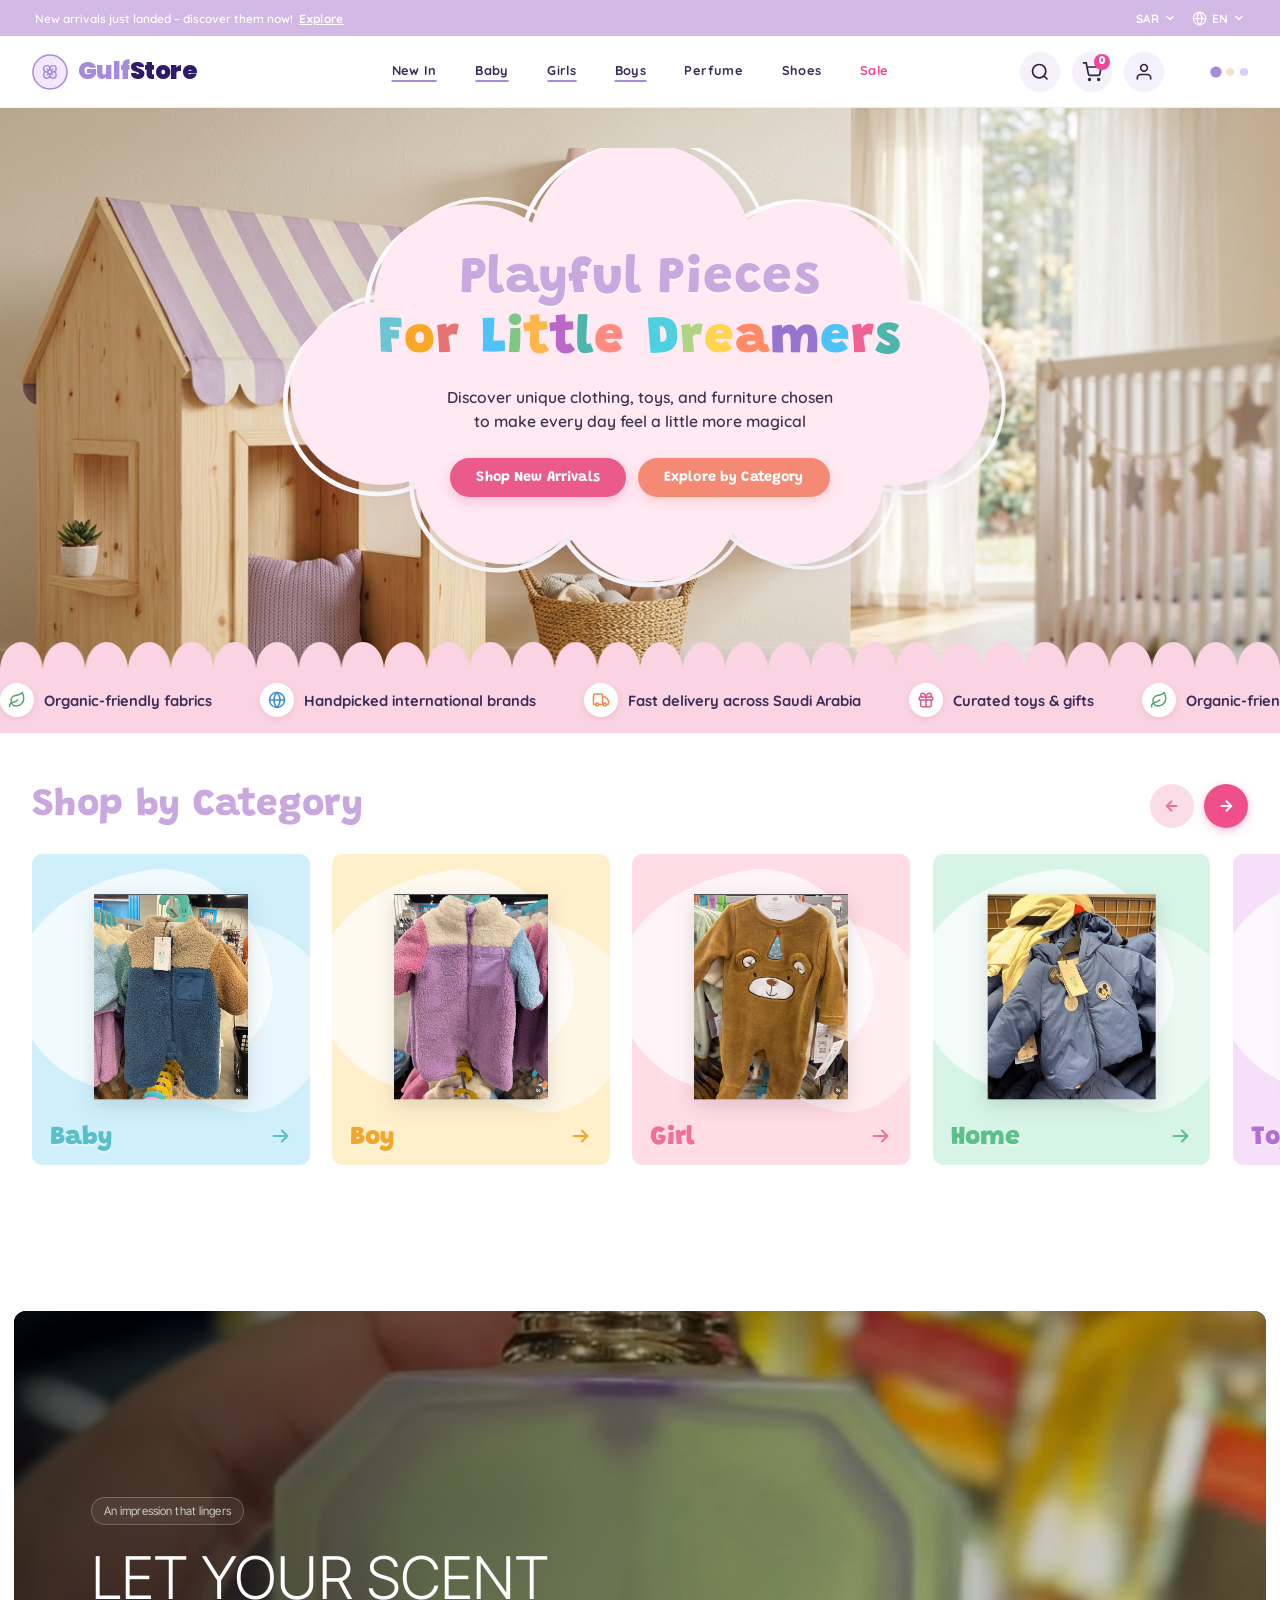
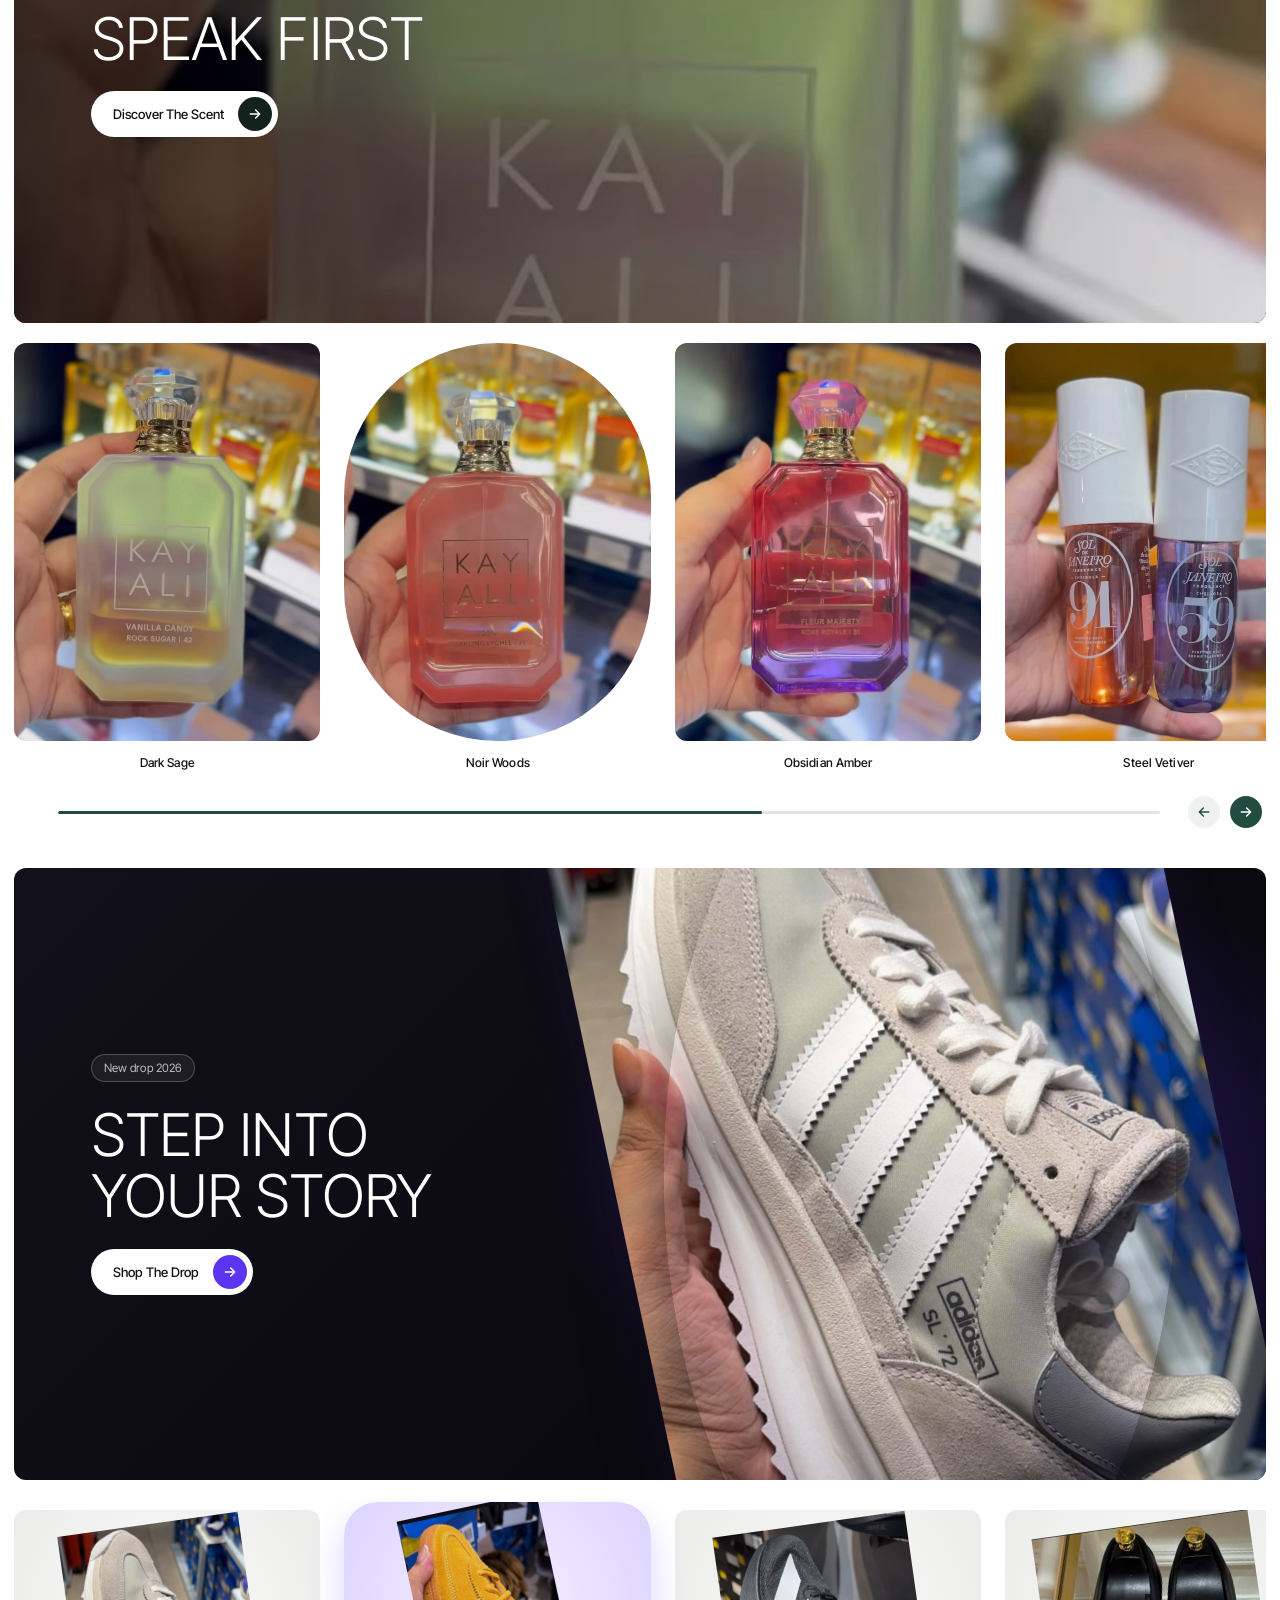
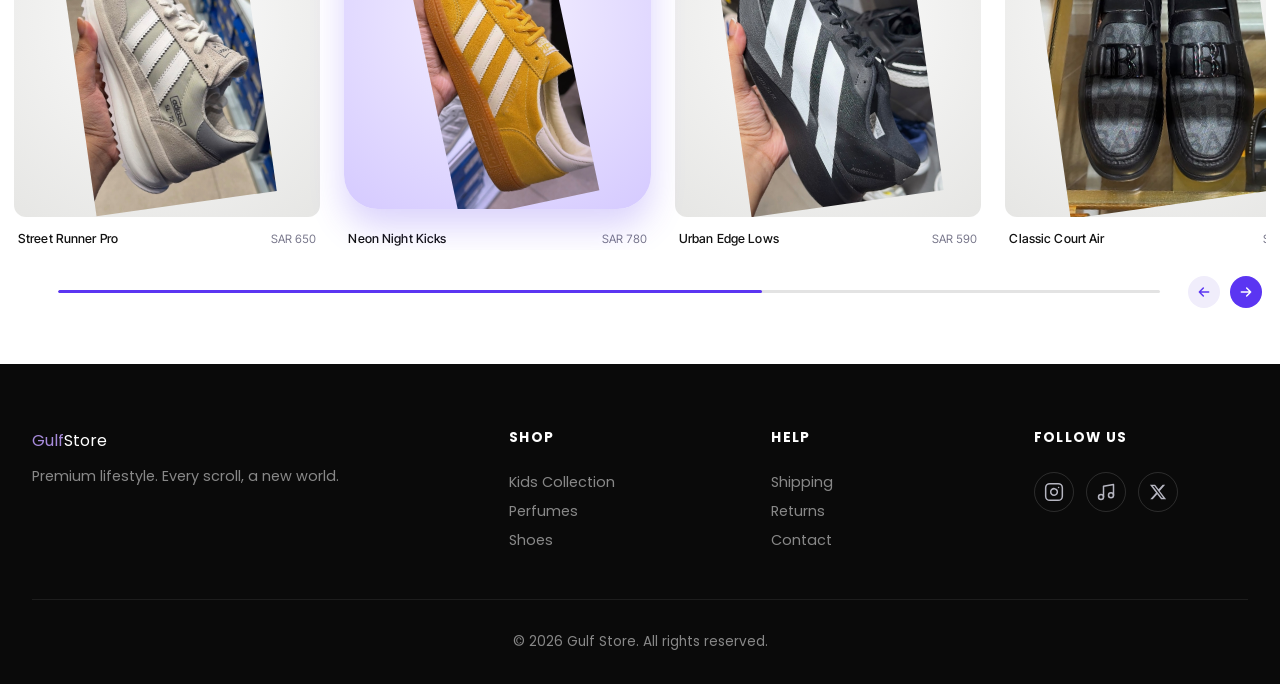
<file: index.html>
<!DOCTYPE html>
<html lang="en">
<head>
  <meta charset="UTF-8" />
  <meta name="viewport" content="width=device-width, initial-scale=1.0" />
  <title>Gulf Store — Premium Lifestyle</title>
  <link rel="preconnect" href="https://fonts.googleapis.com" />
  <link rel="preconnect" href="https://fonts.gstatic.com" crossorigin />
  <link href="https://fonts.googleapis.com/css2?family=Nunito:wght@400;600;700;800;900&family=Playfair+Display:ital,wght@0,400;0,600;0,700;1,400;1,600&family=Bebas+Neue&family=Poppins:wght@300;400;500;600;700&family=Dancing+Script:wght@600;700&family=Grandstander:wght@500;700;800;900&family=Quicksand:wght@500;600;700&family=Inter+Tight:wght@300;400;500;600&display=swap" rel="stylesheet" />
  <link rel="stylesheet" href="style.css" />
</head>
<body class="vibe-kids" data-vibe="kids">

  <!-- ═══════════════════════════ ANNOUNCEMENT BAR ═══════════════════════════ -->
  <div class="announcement-bar" id="announcement-bar">
    <div class="announcement-bar__left">
      <span>New arrivals just landed – discover them now!&nbsp;</span>
      <a href="#kids-products" class="announcement-bar__cta">Explore</a>
    </div>
    <div class="announcement-bar__right">
      <button class="announcement-bar__locale">SAR <svg width="12" height="12" viewBox="0 0 24 24" fill="none" stroke="currentColor" stroke-width="2.6" stroke-linecap="round" stroke-linejoin="round" aria-hidden="true"><path d="m6 9 6 6 6-6"/></svg></button>
      <button class="announcement-bar__locale"><svg width="15" height="15" viewBox="0 0 24 24" fill="none" stroke="currentColor" stroke-width="2" stroke-linecap="round" stroke-linejoin="round" aria-hidden="true"><circle cx="12" cy="12" r="10"/><path d="M12 2a14.5 14.5 0 0 0 0 20 14.5 14.5 0 0 0 0-20"/><path d="M2 12h20"/></svg> EN <svg width="12" height="12" viewBox="0 0 24 24" fill="none" stroke="currentColor" stroke-width="2.6" stroke-linecap="round" stroke-linejoin="round" aria-hidden="true"><path d="m6 9 6 6 6-6"/></svg></button>
    </div>
  </div>

  <!-- ═══════════════════════════ NAVBAR ═══════════════════════════ -->
  <header class="navbar" id="navbar" role="banner">
    <div class="navbar__inner">
      <div class="navbar__logo">
        <a href="index.html" aria-label="Gulf Store home">
          <span class="logo-kids-icon" aria-hidden="true">
            <svg width="36" height="36" viewBox="0 0 36 36"><circle cx="18" cy="18" r="17" fill="#F3E8FF" stroke="#A78BDB" stroke-width="1.5"/><g transform="translate(9.5 9.5) scale(0.7)" fill="none" stroke="#A78BDB" stroke-width="2" stroke-linecap="round" stroke-linejoin="round"><circle cx="12" cy="12" r="3"/><path d="M12 16.5A4.5 4.5 0 1 1 7.5 12 4.5 4.5 0 1 1 12 7.5a4.5 4.5 0 1 1 4.5 4.5 4.5 4.5 0 1 1-4.5 4.5"/><path d="M12 7.5V9"/><path d="M7.5 12H9"/><path d="M16.5 12H15"/><path d="M12 16.5V15"/><path d="m8 8 1.88 1.88"/><path d="M14.12 9.88 16 8"/><path d="m8 16 1.88-1.88"/><path d="M14.12 14.12 16 16"/></g></svg>
          </span>
          <span class="logo-gs">Gulf</span><span class="logo-store">Store</span>
        </a>
      </div>
      <nav class="navbar__nav" aria-label="Main navigation">
        <a href="#kids"    class="nav-link" data-target="kids">New In</a>
        <a href="#kids"    class="nav-link" data-target="kids">Baby</a>
        <a href="#kids"    class="nav-link" data-target="kids">Girls</a>
        <a href="#kids"    class="nav-link" data-target="kids">Boys</a>
        <a href="#perfume" class="nav-link" data-target="perfume">Perfume</a>
        <a href="#shoes"   class="nav-link" data-target="shoes">Shoes</a>
        <a href="#"        class="nav-link nav-link--sale">Sale</a>
      </nav>
      <div class="navbar__actions">
        <button class="btn-icon" aria-label="Search">
          <svg width="20" height="20" viewBox="0 0 24 24" fill="none" stroke="currentColor" stroke-width="2"><circle cx="11" cy="11" r="8"/><path d="m21 21-4.35-4.35"/></svg>
        </button>
        <button class="btn-icon" aria-label="Cart" style="position:relative;">
          <svg width="20" height="20" viewBox="0 0 24 24" fill="none" stroke="currentColor" stroke-width="2"><circle cx="9" cy="21" r="1"/><circle cx="20" cy="21" r="1"/><path d="M1 1h4l2.68 13.39a2 2 0 0 0 2 1.61h9.72a2 2 0 0 0 2-1.61L23 6H6"/></svg>
          <span class="cart-badge">0</span>
        </button>
        <button class="btn-icon" aria-label="Account">
          <svg width="20" height="20" viewBox="0 0 24 24" fill="none" stroke="currentColor" stroke-width="2"><path d="M20 21v-2a4 4 0 0 0-4-4H8a4 4 0 0 0-4 4v2"/><circle cx="12" cy="7" r="4"/></svg>
        </button>
      </div>
      <!-- Perfume-vibe navbar controls -->
      <button class="nav-menu-btn" id="navMenuBtn" aria-expanded="false" aria-controls="navMenuPanel">
        <span>Menu</span>
        <svg width="18" height="18" viewBox="0 0 24 24" fill="none" stroke="currentColor" stroke-width="2.2" stroke-linecap="round"><path d="M4 7h16M4 12h16M4 17h16"/></svg>
      </button>
      <a href="#perfume-products" class="nav-explore-btn">Explore</a>
      <div class="nav-menu-panel" id="navMenuPanel" hidden>
        <a href="#kids" class="nav-link" data-target="kids">Kids</a>
        <a href="#perfume" class="nav-link" data-target="perfume">Perfume</a>
        <a href="#shoes" class="nav-link" data-target="shoes">Shoes</a>
      </div>
      <!-- Vibe indicator dots -->
      <div class="vibe-dots" aria-hidden="true">
        <span class="vibe-dot" data-vibe="kids" title="Kids"></span>
        <span class="vibe-dot" data-vibe="perfume" title="Perfume"></span>
        <span class="vibe-dot" data-vibe="shoes" title="Shoes"></span>
      </div>
    </div>
  </header>

  <!-- ═══════════════════════════ SECTION 1 — KIDS ═══════════════════════════ -->
  <section id="kids" class="category-section vibe-section kids-section" data-vibe="kids">

    <!-- ── KIDS HERO: Nursery Playroom Scene + Cloud Bubble ── -->
    <div class="kids-hero">
      <!-- High-resolution nursery playroom background matching the reference -->
      <div class="kids-hero__bg" aria-hidden="true">
        <img src="assets/baby-clothes/nursery-hero-bg.jpg" alt="Cozy kids playroom" class="kids-hero__bg-img" onerror="this.style.display='none'" />
        <div class="kids-hero__bg-tint"></div>
      </div>

      <!-- Cloud bubble — centerpiece of the hero matching reference -->
      <div class="kids-cloud-container">
        <!-- SVG cloud backdrop with soft translucent outer halo -->
        <svg class="cloud-svg-bg" viewBox="0 0 800 470" preserveAspectRatio="none" aria-hidden="true">
          <defs>
            <g id="cloudShape">
              <ellipse cx="400" cy="245" rx="320" ry="150"/>
              <circle cx="225" cy="165" r="105"/>
              <circle cx="400" cy="112" r="118"/>
              <circle cx="575" cy="165" r="108"/>
              <circle cx="670" cy="262" r="98"/>
              <circle cx="130" cy="262" r="98"/>
              <circle cx="255" cy="352" r="92"/>
              <circle cx="410" cy="365" r="98"/>
              <circle cx="565" cy="350" r="92"/>
            </g>
            <filter id="cloudSoftShadow" x="-10%" y="-10%" width="120%" height="125%">
              <feDropShadow dx="0" dy="8" stdDeviation="10" flood-color="#8A5BA6" flood-opacity="0.14"/>
            </filter>
          </defs>
          <!-- hand-drawn white outline (offset + slightly rotated) -->
          <use href="#cloudShape" class="cloud-outline-a" transform="translate(-6 4) rotate(-1.2 400 235)" fill="none" stroke="#fff" stroke-width="5"/>
          <use href="#cloudShape" class="cloud-outline-b" transform="translate(8 -2) rotate(1.4 400 235) scale(1.01)" fill="none" stroke="#fff" stroke-width="4" opacity=".9"/>
          <!-- pink body -->
          <g filter="url(#cloudSoftShadow)"><use href="#cloudShape" fill="#FFEAF4"/></g>
        </svg>

        <!-- Cloud content -->
        <div class="kids-cloud-content">
          <h1 class="kids-hero__title-script">Playful Pieces</h1>

          <!-- "For Little Dreamers" — on ONE line with candy rainbow colors -->
          <p class="kids-hero__title-rainbow">
            <span class="rainbow-word">
              <span style="color:#6BC5D2">F</span><span style="color:#F9A825">o</span><span style="color:#E57373">r</span>
            </span>
            <span class="rainbow-word">
              <span style="color:#4FC3F7">L</span><span style="color:#81C784">i</span><span style="color:#FFB74D">t</span><span style="color:#BA68C8">t</span><span style="color:#4DB6AC">l</span><span style="color:#FF8A80">e</span>
            </span>
            <span class="rainbow-word">
              <span style="color:#4DD0E1">D</span><span style="color:#AED581">r</span><span style="color:#FFD54F">e</span><span style="color:#FF8A65">a</span><span style="color:#9575CD">m</span><span style="color:#4FC3F7">e</span><span style="color:#F06292">r</span><span style="color:#4DB6AC">s</span>
            </span>
          </p>

          <p class="kids-hero__sub">Discover unique clothing, toys, and furniture chosen<br>to make every day feel a little more magical</p>

          <!-- The two CTA buttons matching reference: Pink (Shop New Arrivals) & Coral (Explore by Category) -->
          <div class="kids-hero__cta">
            <a href="#kids-products" class="kids-btn kids-btn--pink">Shop New Arrivals</a>
            <a href="#kids-products" class="kids-btn kids-btn--coral">Explore by Category</a>
          </div>
        </div>
      </div>
    </div>

    <!-- ── SCALLOPED TICKER BANNER (soft pastel pink with semicircular scallops) ── -->
    <div class="kids-ticker-banner" aria-label="Store features">
      <!-- Seamless repeating semicircular scallops along top -->
      <svg class="kids-scallop-svg" viewBox="0 0 1440 24" preserveAspectRatio="none" aria-hidden="true">
        <defs>
          <pattern id="scallopPattern" width="48" height="24" patternUnits="userSpaceOnUse">
            <path d="M 0,24 C 0,11 11,0 24,0 C 37,0 48,11 48,24 Z" fill="#FAD4E2" />
          </pattern>
        </defs>
        <rect width="100%" height="24" fill="url(#scallopPattern)" />
      </svg>

      <div class="kids-ticker-content">
        <div class="kids-ticker-track">
          <span class="ticker-item"><span class="ticker-icon" aria-hidden="true" style="color:#4FA36B"><svg width="18" height="18" viewBox="0 0 24 24" fill="none" stroke="currentColor" stroke-width="2" stroke-linecap="round" stroke-linejoin="round" aria-hidden="true"><path d="M11 20A7 7 0 0 1 9.8 6.1C15.5 5 17 4.48 19 2c1 2 2 4.18 2 8 0 5.5-4.78 10-10 10Z"/><path d="M2 21c0-3 1.85-5.36 5.08-6C9.5 14.52 12 13 13 12"/></svg></span> Organic-friendly fabrics</span>
          <span class="ticker-item"><span class="ticker-icon" aria-hidden="true" style="color:#3E8FD0"><svg width="18" height="18" viewBox="0 0 24 24" fill="none" stroke="currentColor" stroke-width="2" stroke-linecap="round" stroke-linejoin="round" aria-hidden="true"><circle cx="12" cy="12" r="10"/><path d="M12 2a14.5 14.5 0 0 0 0 20 14.5 14.5 0 0 0 0-20"/><path d="M2 12h20"/></svg></span> Handpicked international brands</span>
          <span class="ticker-item"><span class="ticker-icon" aria-hidden="true" style="color:#F08A4B"><svg width="18" height="18" viewBox="0 0 24 24" fill="none" stroke="currentColor" stroke-width="2" stroke-linecap="round" stroke-linejoin="round" aria-hidden="true"><path d="M14 18V6a2 2 0 0 0-2-2H4a2 2 0 0 0-2 2v11a1 1 0 0 0 1 1h2"/><path d="M15 18H9"/><path d="M19 18h2a1 1 0 0 0 1-1v-3.65a1 1 0 0 0-.22-.624l-3.48-4.35A1 1 0 0 0 17.52 8H14"/><circle cx="17" cy="18" r="2"/><circle cx="7" cy="18" r="2"/></svg></span> Fast delivery across Saudi Arabia</span>
          <span class="ticker-item"><span class="ticker-icon" aria-hidden="true" style="color:#E0568F"><svg width="18" height="18" viewBox="0 0 24 24" fill="none" stroke="currentColor" stroke-width="2" stroke-linecap="round" stroke-linejoin="round" aria-hidden="true"><rect x="3" y="8" width="18" height="4" rx="1"/><path d="M12 8v13"/><path d="M19 12v7a2 2 0 0 1-2 2H7a2 2 0 0 1-2-2v-7"/><path d="M7.5 8a2.5 2.5 0 0 1 0-5A4.8 8 0 0 1 12 8a4.8 8 0 0 1 4.5-5 2.5 2.5 0 0 1 0 5"/></svg></span> Curated toys &amp; gifts</span>
          <span class="ticker-item"><span class="ticker-icon" aria-hidden="true" style="color:#4FA36B"><svg width="18" height="18" viewBox="0 0 24 24" fill="none" stroke="currentColor" stroke-width="2" stroke-linecap="round" stroke-linejoin="round" aria-hidden="true"><path d="M11 20A7 7 0 0 1 9.8 6.1C15.5 5 17 4.48 19 2c1 2 2 4.18 2 8 0 5.5-4.78 10-10 10Z"/><path d="M2 21c0-3 1.85-5.36 5.08-6C9.5 14.52 12 13 13 12"/></svg></span> Organic-friendly fabrics</span>
          <span class="ticker-item"><span class="ticker-icon" aria-hidden="true" style="color:#3E8FD0"><svg width="18" height="18" viewBox="0 0 24 24" fill="none" stroke="currentColor" stroke-width="2" stroke-linecap="round" stroke-linejoin="round" aria-hidden="true"><circle cx="12" cy="12" r="10"/><path d="M12 2a14.5 14.5 0 0 0 0 20 14.5 14.5 0 0 0 0-20"/><path d="M2 12h20"/></svg></span> Handpicked international brands</span>
          <span class="ticker-item"><span class="ticker-icon" aria-hidden="true" style="color:#F08A4B"><svg width="18" height="18" viewBox="0 0 24 24" fill="none" stroke="currentColor" stroke-width="2" stroke-linecap="round" stroke-linejoin="round" aria-hidden="true"><path d="M14 18V6a2 2 0 0 0-2-2H4a2 2 0 0 0-2 2v11a1 1 0 0 0 1 1h2"/><path d="M15 18H9"/><path d="M19 18h2a1 1 0 0 0 1-1v-3.65a1 1 0 0 0-.22-.624l-3.48-4.35A1 1 0 0 0 17.52 8H14"/><circle cx="17" cy="18" r="2"/><circle cx="7" cy="18" r="2"/></svg></span> Fast delivery across Saudi Arabia</span>
          <span class="ticker-item"><span class="ticker-icon" aria-hidden="true" style="color:#E0568F"><svg width="18" height="18" viewBox="0 0 24 24" fill="none" stroke="currentColor" stroke-width="2" stroke-linecap="round" stroke-linejoin="round" aria-hidden="true"><rect x="3" y="8" width="18" height="4" rx="1"/><path d="M12 8v13"/><path d="M19 12v7a2 2 0 0 1-2 2H7a2 2 0 0 1-2-2v-7"/><path d="M7.5 8a2.5 2.5 0 0 1 0-5A4.8 8 0 0 1 12 8a4.8 8 0 0 1 4.5-5 2.5 2.5 0 0 1 0 5"/></svg></span> Curated toys &amp; gifts</span>
        </div>
      </div>
    </div>

    <!-- ── SHOP BY CATEGORY (Soft lavender title + 4 pastel cards) ── -->
    <div id="kids-products" class="kids-categories">
      <div class="kids-categories__header">
        <h2 class="kids-categories__title">Shop by Category</h2>
        <div class="kids-categories__nav" aria-label="Scroll categories">
          <button class="kids-cat-nav kids-cat-nav--prev" aria-label="Previous category">
            <svg width="18" height="18" viewBox="0 0 24 24" fill="none" stroke="currentColor" stroke-width="2.5"><path d="M19 12H5M12 19l-7-7 7-7"/></svg>
          </button>
          <button class="kids-cat-nav kids-cat-nav--next" aria-label="Next category">
            <svg width="18" height="18" viewBox="0 0 24 24" fill="none" stroke="currentColor" stroke-width="2.5"><path d="M5 12h14M12 5l7 7-7 7"/></svg>
          </button>
        </div>
      </div>

      <div class="kids-cat-grid" id="kids-cat-grid">
        <article class="kids-cat-card" style="--card-bg:#CFF0FB; --accent-color:#59BFC9;">
          <a href="product.html?id=baby-1&vibe=kids" class="kids-cat-card__link">
            <span class="kids-cat-card__blob kids-cat-card__blob--1" aria-hidden="true"></span>
            <span class="kids-cat-card__blob kids-cat-card__blob--2" aria-hidden="true"></span>
            <img src="assets/baby-clothes/baby-1.jpg" alt="Baby sherpa jumpsuit" class="kids-cat-card__img" loading="lazy" />
            <div class="kids-cat-card__footer">
              <span class="kids-cat-card__name">Baby</span>
              <span class="kids-cat-card__arrow" aria-hidden="true"><svg width="22" height="22" viewBox="0 0 24 24" fill="none" stroke="currentColor" stroke-width="2.2" stroke-linecap="round" stroke-linejoin="round"><path d="M4 12h15M13 6l6 6-6 6"/></svg></span>
            </div>
          </a>
        </article>

        <article class="kids-cat-card" style="--card-bg:#FFEFCB; --accent-color:#F4A62A;">
          <a href="product.html?id=baby-2&vibe=kids" class="kids-cat-card__link">
            <span class="kids-cat-card__blob kids-cat-card__blob--1" aria-hidden="true"></span>
            <span class="kids-cat-card__blob kids-cat-card__blob--2" aria-hidden="true"></span>
            <img src="assets/baby-clothes/baby-2.jpg" alt="Boy colorblock fleece" class="kids-cat-card__img" loading="lazy" />
            <div class="kids-cat-card__footer">
              <span class="kids-cat-card__name">Boy</span>
              <span class="kids-cat-card__arrow" aria-hidden="true"><svg width="22" height="22" viewBox="0 0 24 24" fill="none" stroke="currentColor" stroke-width="2.2" stroke-linecap="round" stroke-linejoin="round"><path d="M4 12h15M13 6l6 6-6 6"/></svg></span>
            </div>
          </a>
        </article>

        <article class="kids-cat-card" style="--card-bg:#FFDCE6; --accent-color:#F0709A;">
          <a href="product.html?id=baby-4&vibe=kids" class="kids-cat-card__link">
            <span class="kids-cat-card__blob kids-cat-card__blob--1" aria-hidden="true"></span>
            <span class="kids-cat-card__blob kids-cat-card__blob--2" aria-hidden="true"></span>
            <img src="assets/baby-clothes/baby-4.jpg" alt="Girl teddy bear fleece" class="kids-cat-card__img" loading="lazy" />
            <div class="kids-cat-card__footer">
              <span class="kids-cat-card__name">Girl</span>
              <span class="kids-cat-card__arrow" aria-hidden="true"><svg width="22" height="22" viewBox="0 0 24 24" fill="none" stroke="currentColor" stroke-width="2.2" stroke-linecap="round" stroke-linejoin="round"><path d="M4 12h15M13 6l6 6-6 6"/></svg></span>
            </div>
          </a>
        </article>

        <article class="kids-cat-card" style="--card-bg:#D6F5E6; --accent-color:#5DBF8A;">
          <a href="product.html?id=baby-3&vibe=kids" class="kids-cat-card__link">
            <span class="kids-cat-card__blob kids-cat-card__blob--1" aria-hidden="true"></span>
            <span class="kids-cat-card__blob kids-cat-card__blob--2" aria-hidden="true"></span>
            <img src="assets/baby-clothes/baby-3.jpg" alt="Home cozy Disney jacket" class="kids-cat-card__img" loading="lazy" />
            <div class="kids-cat-card__footer">
              <span class="kids-cat-card__name">Home</span>
              <span class="kids-cat-card__arrow" aria-hidden="true"><svg width="22" height="22" viewBox="0 0 24 24" fill="none" stroke="currentColor" stroke-width="2.2" stroke-linecap="round" stroke-linejoin="round"><path d="M4 12h15M13 6l6 6-6 6"/></svg></span>
            </div>
          </a>
        </article>

        <article class="kids-cat-card" style="--card-bg:#F6DFF8; --accent-color:#B26FD0;">
          <a href="product.html?id=baby-1&vibe=kids" class="kids-cat-card__link">
            <span class="kids-cat-card__blob kids-cat-card__blob--1" aria-hidden="true"></span>
            <span class="kids-cat-card__blob kids-cat-card__blob--2" aria-hidden="true"></span>
            <img src="assets/baby-clothes/baby-1.jpg" alt="Toys" class="kids-cat-card__img" loading="lazy" />
            <div class="kids-cat-card__footer">
              <span class="kids-cat-card__name">Toys</span>
              <span class="kids-cat-card__arrow" aria-hidden="true"><svg width="22" height="22" viewBox="0 0 24 24" fill="none" stroke="currentColor" stroke-width="2.2" stroke-linecap="round" stroke-linejoin="round"><path d="M4 12h15M13 6l6 6-6 6"/></svg></span>
            </div>
          </a>
        </article>
      </div>
    </div>

  </section>

  <!-- ═══════════════════════════ VIBE BRIDGE: Kids → Perfume ═══════════════════════════ -->
  <div class="vibe-bridge vibe-bridge--kids-to-perfume" aria-hidden="true"></div>

  <!-- ═══════════════════════════ SECTION 2 — PERFUME ═══════════════════════════ -->
<section id="perfume" class="category-section vibe-section perfume-section" data-vibe="perfume">

    <!-- Hero card -->
    <div class="pf-hero">
      <img src="assets/perfume/perfume-1.jpg" alt="" class="pf-hero__bg" onerror="this.style.display='none'" />
      <div class="pf-hero__shade" aria-hidden="true"></div>
      <div class="pf-hero__content">
        <span class="pf-hero__pill">An impression that lingers</span>
        <h1 class="pf-hero__title">Let your scent<br>speak first</h1>
        <a href="#perfume-products" class="pf-hero__cta">
          <span>Discover The Scent</span>
          <span class="pf-hero__cta-icon"><svg width="16" height="16" viewBox="0 0 24 24" fill="none" stroke="currentColor" stroke-width="2.2" stroke-linecap="round" stroke-linejoin="round"><path d="M5 12h14M13 6l6 6-6 6"/></svg></span>
        </a>
      </div>
    </div>

    <!-- Product carousel -->
    <div id="perfume-products" class="pf-products">
      <div class="pf-track" id="pf-track">
        <article class="pf-card">
          <a href="product.html?id=perfume-1&vibe=perfume" class="pf-card__link">
            <div class="pf-card__media"><img src="assets/perfume/perfume-1.jpg" alt="Dark Sage" loading="lazy" /></div>
            <p class="pf-card__name">Dark Sage</p>
          </a>
        </article>
        <article class="pf-card is-active">
          <a href="product.html?id=perfume-2&vibe=perfume" class="pf-card__link">
            <div class="pf-card__media"><img src="assets/perfume/perfume-2.jpg" alt="Noir Woods" loading="lazy" /></div>
            <p class="pf-card__name">Noir Woods</p>
          </a>
        </article>
        <article class="pf-card">
          <a href="product.html?id=perfume-3&vibe=perfume" class="pf-card__link">
            <div class="pf-card__media"><img src="assets/perfume/perfume-3.jpg" alt="Obsidian Amber" loading="lazy" /></div>
            <p class="pf-card__name">Obsidian Amber</p>
          </a>
        </article>
        <article class="pf-card">
          <a href="product.html?id=perfume-4&vibe=perfume" class="pf-card__link">
            <div class="pf-card__media"><img src="assets/perfume/perfume-4.jpg" alt="Steel Vetiver" loading="lazy" /></div>
            <p class="pf-card__name">Steel Vetiver</p>
          </a>
        </article>
        <article class="pf-card">
          <a href="product.html?id=perfume-3&vibe=perfume" class="pf-card__link">
            <div class="pf-card__media"><img src="assets/perfume/perfume-3.jpg" alt="Rose Incense" loading="lazy" /></div>
            <p class="pf-card__name">Rose Incense</p>
          </a>
        </article>
        <article class="pf-card">
          <a href="product.html?id=perfume-1&vibe=perfume" class="pf-card__link">
            <div class="pf-card__media"><img src="assets/perfume/perfume-1.jpg" alt="Dark Oud Noir" loading="lazy" /></div>
            <p class="pf-card__name">Dark Oud Noir</p>
          </a>
        </article>
      </div>
      <div class="pf-controls">
        <div class="pf-progress" aria-hidden="true"><span class="pf-progress__thumb" id="pf-thumb"></span></div>
        <div class="pf-arrows">
          <button class="pf-arrow pf-arrow--prev" id="pf-prev" aria-label="Previous">
            <svg width="16" height="16" viewBox="0 0 24 24" fill="none" stroke="currentColor" stroke-width="2.2" stroke-linecap="round" stroke-linejoin="round"><path d="M19 12H5M11 6l-6 6 6 6"/></svg>
          </button>
          <button class="pf-arrow pf-arrow--next" id="pf-next" aria-label="Next"><svg width="16" height="16" viewBox="0 0 24 24" fill="none" stroke="currentColor" stroke-width="2.2" stroke-linecap="round" stroke-linejoin="round"><path d="M5 12h14M13 6l6 6-6 6"/></svg></button>
        </div>
      </div>
    </div>

  </section>

  <!-- ═══════════════════════════ VIBE BRIDGE: Perfume → Shoes ═══════════════════════════ -->
  <div class="vibe-bridge vibe-bridge--perfume-to-shoes" aria-hidden="true"></div>

  <!-- ═══════════════════════════ SECTION 3 — SHOES ═══════════════════════════ -->
  <section id="shoes" class="category-section vibe-section shoes-section" data-vibe="shoes">

    <!-- Hero card -->
    <div class="sh-hero">
      <div class="sh-hero__content">
        <span class="sh-hero__pill">New drop 2026</span>
        <h1 class="sh-hero__title">Step into<br>your story</h1>
        <a href="#shoes-products" class="sh-hero__cta">
          <span>Shop The Drop</span>
          <span class="sh-hero__cta-icon"><svg width="16" height="16" viewBox="0 0 24 24" fill="none" stroke="currentColor" stroke-width="2.2" stroke-linecap="round" stroke-linejoin="round"><path d="M5 12h14M13 6l6 6-6 6"/></svg></span>
        </a>
      </div>
      <div class="sh-hero__disc" aria-hidden="true">
        <img src="assets/shoes/shoes-1.jpg" alt="" class="sh-hero__shoe" />
      </div>
    </div>

    <!-- Product carousel -->
    <div id="shoes-products" class="sh-products">
      <div class="sh-track" id="sh-track">
        <article class="sh-card">
          <a href="product.html?id=shoes-1&vibe=shoes" class="sh-card__link">
            <div class="sh-card__media"><img src="assets/shoes/shoes-1.jpg" alt="Street Runner Pro" loading="lazy" /></div>
            <div class="sh-card__meta"><p class="sh-card__name">Street Runner Pro</p><p class="sh-card__price">SAR 650</p></div>
          </a>
        </article>
        <article class="sh-card is-active">
          <a href="product.html?id=shoes-2&vibe=shoes" class="sh-card__link">
            <div class="sh-card__media"><img src="assets/shoes/shoes-2.jpg" alt="Neon Night Kicks" loading="lazy" /></div>
            <div class="sh-card__meta"><p class="sh-card__name">Neon Night Kicks</p><p class="sh-card__price">SAR 780</p></div>
          </a>
        </article>
        <article class="sh-card">
          <a href="product.html?id=shoes-3&vibe=shoes" class="sh-card__link">
            <div class="sh-card__media"><img src="assets/shoes/shoes-3.jpg" alt="Urban Edge Lows" loading="lazy" /></div>
            <div class="sh-card__meta"><p class="sh-card__name">Urban Edge Lows</p><p class="sh-card__price">SAR 590</p></div>
          </a>
        </article>
        <article class="sh-card">
          <a href="product.html?id=shoes-4&vibe=shoes" class="sh-card__link">
            <div class="sh-card__media"><img src="assets/shoes/shoes-4.jpg" alt="Classic Court Air" loading="lazy" /></div>
            <div class="sh-card__meta"><p class="sh-card__name">Classic Court Air</p><p class="sh-card__price">SAR 420</p></div>
          </a>
        </article>
        <article class="sh-card">
          <a href="product.html?id=shoes-1&vibe=shoes" class="sh-card__link">
            <div class="sh-card__media"><img src="assets/shoes/shoes-1.jpg" alt="Jordan x Dior Air" loading="lazy" /></div>
            <div class="sh-card__meta"><p class="sh-card__name">Jordan x Dior Air</p><p class="sh-card__price">SAR 8,450</p></div>
          </a>
        </article>
        <article class="sh-card">
          <a href="product.html?id=shoes-2&vibe=shoes" class="sh-card__link">
            <div class="sh-card__media"><img src="assets/shoes/shoes-2.jpg" alt="Nike Air Max" loading="lazy" /></div>
            <div class="sh-card__meta"><p class="sh-card__name">Nike Air Max</p><p class="sh-card__price">SAR 650</p></div>
          </a>
        </article>
      </div>
      <div class="sh-controls">
        <div class="sh-progress" aria-hidden="true"><span class="sh-progress__thumb" id="sh-thumb"></span></div>
        <div class="sh-arrows">
          <button class="sh-arrow sh-arrow--prev" id="sh-prev" aria-label="Previous">
            <svg width="16" height="16" viewBox="0 0 24 24" fill="none" stroke="currentColor" stroke-width="2.2" stroke-linecap="round" stroke-linejoin="round"><path d="M19 12H5M11 6l-6 6 6 6"/></svg>
          </button>
          <button class="sh-arrow sh-arrow--next" id="sh-next" aria-label="Next"><svg width="16" height="16" viewBox="0 0 24 24" fill="none" stroke="currentColor" stroke-width="2.2" stroke-linecap="round" stroke-linejoin="round"><path d="M5 12h14M13 6l6 6-6 6"/></svg></button>
        </div>
      </div>
    </div>

  </section>

  <!-- ═══════════════════════════ FOOTER ═══════════════════════════ -->
  <footer class="site-footer">
    <div class="footer__inner">
      <div class="footer__brand">
        <span class="logo-gs">Gulf</span><span class="logo-store">Store</span>
        <p>Premium lifestyle. Every scroll, a new world.</p>
      </div>
      <div class="footer__links">
        <h4>Shop</h4>
        <a href="#kids">Kids Collection</a>
        <a href="#perfume">Perfumes</a>
        <a href="#shoes">Shoes</a>
      </div>
      <div class="footer__links">
        <h4>Help</h4>
        <a href="#">Shipping</a>
        <a href="#">Returns</a>
        <a href="#">Contact</a>
      </div>
      <div class="footer__social">
        <h4>Follow Us</h4>
        <div class="social-icons">
          <a href="#" aria-label="Instagram"><svg width="20" height="20" viewBox="0 0 24 24" fill="none" stroke="currentColor" stroke-width="1.8" stroke-linecap="round" stroke-linejoin="round" aria-hidden="true"><rect width="20" height="20" x="2" y="2" rx="5" ry="5"/><path d="M16 11.37A4 4 0 1 1 12.63 8 4 4 0 0 1 16 11.37z"/><line x1="17.5" x2="17.51" y1="6.5" y2="6.5"/></svg></a>
          <a href="#" aria-label="TikTok"><svg width="20" height="20" viewBox="0 0 24 24" fill="none" stroke="currentColor" stroke-width="1.8" stroke-linecap="round" stroke-linejoin="round" aria-hidden="true"><path d="M9 18V5l12-2v13"/><circle cx="6" cy="18" r="3"/><circle cx="18" cy="16" r="3"/></svg></a>
          <a href="#" aria-label="X"><svg width="18" height="18" viewBox="0 0 24 24" fill="currentColor" aria-hidden="true"><path d="M18.244 2.25h3.308l-7.227 8.26 8.502 11.24H16.17l-5.214-6.817L4.99 21.75H1.68l7.73-8.835L1.254 2.25H8.08l4.713 6.231zm-1.161 17.52h1.833L7.084 4.126H5.117z"/></svg></a>
        </div>
      </div>
    </div>
    <div class="footer__copy">
      <p>© 2026 Gulf Store. All rights reserved.</p>
    </div>
  </footer>

  <script src="main.js"></script>
</body>
</html>
</file>
<file: style.css>
/* ═══════════════════════════════════════════════════════════════
   Gulf Store — style.css
   Scroll-driven vibe transitions: Kids → Perfume → Shoes
   ═══════════════════════════════════════════════════════════════ */

/* ── 1. CSS Custom Properties (Vibe Tokens) ── */
:root {
  /* Active vibe tokens — JS updates these on scroll */
  --vibe-bg:            #FFF8F0;
  --vibe-bg-alt:        #F9F0FF;
  --vibe-text:          #2D1B69;
  --vibe-text-muted:    #7C5DAF;
  --vibe-accent:        #A78BDB;
  --vibe-accent-2:      #F9A8D4;
  --vibe-cta:           #FF8A80;
  --vibe-cta-hover:     #FF6B6B;
  --vibe-card-bg:       #FFFFFF;
  --vibe-card-border:   rgba(167, 139, 219, 0.2);
  --vibe-card-shadow:   rgba(167, 139, 219, 0.15);
  --vibe-nav-bg:        rgba(255, 248, 240, 0.9);
  --vibe-nav-text:      #2D1B69;
  --vibe-tag-bg:        rgba(167, 139, 219, 0.15);
  --vibe-tag-text:      #7C5DAF;
  --vibe-font-display:  'Nunito', sans-serif;
  --vibe-font-body:     'Poppins', sans-serif;
  --vibe-radius:        1.5rem;
  --vibe-hero-gradient: linear-gradient(135deg, #FFF8F0 0%, #F3E8FF 100%);
  --vibe-ticker-bg:     #A78BDB;
  --vibe-ticker-text:   #FFFFFF;

  /* Transition speed — subtle and fast, no lag */
  --vibe-transition: 0.2s ease;

  /* Layout */
  --navbar-h: 72px;
  --section-pad: clamp(4rem, 8vw, 8rem);
  --container: 1280px;
}

/* ── 2. Reset & Base ── */
*, *::before, *::after { box-sizing: border-box; margin: 0; padding: 0; }

html {
  scroll-behavior: smooth;
  font-size: 16px;
  overflow-x: hidden;
  max-width: 100%;
}

body {
  font-family: var(--vibe-font-body);
  background-color: var(--vibe-bg);
  color: var(--vibe-text);
  overflow-x: hidden;
  max-width: 100%;
}

img { display: block; max-width: 100%; height: auto; }
a { text-decoration: none; color: inherit; }
ul { list-style: none; }
button { cursor: pointer; border: none; background: none; font-family: inherit; }

/* ── 3. Vibe Overlay (Disabled) ── */
.vibe-overlay {
  display: none !important;
}

/* ── 4. Navbar ── */
.navbar {
  position: fixed;
  top: 0;
  left: 0;
  right: 0;
  z-index: 100;
  height: var(--navbar-h);
  background: var(--vibe-nav-bg);
  backdrop-filter: blur(16px) saturate(180%);
  -webkit-backdrop-filter: blur(16px) saturate(180%);
  border-bottom: 1px solid var(--vibe-card-border);
  transition:
    background var(--vibe-transition),
    border-color var(--vibe-transition);
}

.navbar__inner {
  max-width: var(--container);
  margin: 0 auto;
  height: 100%;
  padding: 0 2rem;
  display: flex;
  align-items: center;
  gap: 2rem;
}

/* Logo */
.navbar__logo a {
  font-size: 1.5rem;
  font-weight: 900;
  letter-spacing: -0.02em;
}
.logo-gs {
  color: var(--vibe-accent);
  transition: color var(--vibe-transition);
}
.logo-store {
  color: var(--vibe-text);
  transition: color var(--vibe-transition);
}

/* Nav links */
.navbar__nav {
  display: flex;
  gap: 2.5rem;
  margin-left: auto;
}
.nav-link {
  font-size: 0.95rem;
  font-weight: 600;
  color: var(--vibe-nav-text);
  letter-spacing: 0.03em;
  position: relative;
  padding-bottom: 4px;
  transition: color var(--vibe-transition);
}
.nav-link::after {
  content: '';
  position: absolute;
  bottom: 0;
  left: 0;
  right: 0;
  height: 2px;
  background: var(--vibe-accent);
  transform: scaleX(0);
  transform-origin: left;
  transition:
    transform 0.3s ease,
    background var(--vibe-transition);
}
.nav-link:hover::after,
.nav-link.active::after { transform: scaleX(1); }
.nav-link.active { color: var(--vibe-accent); }

/* Icon buttons */
.navbar__actions {
  display: flex;
  gap: 0.75rem;
}
.btn-icon {
  width: 40px;
  height: 40px;
  border-radius: 50%;
  display: flex;
  align-items: center;
  justify-content: center;
  color: var(--vibe-text);
  background: var(--vibe-tag-bg);
  transition:
    background 0.3s,
    color var(--vibe-transition),
    transform 0.2s;
}
.btn-icon:hover { transform: scale(1.1); background: var(--vibe-accent); color: #fff; }

/* Vibe dots */
.vibe-dots {
  display: flex;
  gap: 6px;
  margin-left: 1rem;
}
.vibe-dot {
  width: 8px;
  height: 8px;
  border-radius: 50%;
  opacity: 0.3;
  transition: opacity 0.4s, transform 0.4s;
}
.vibe-dot[data-vibe="kids"]    { background: #A78BDB; }
.vibe-dot[data-vibe="perfume"] { background: #C9A84C; }
.vibe-dot[data-vibe="shoes"]   { background: #8B5CF6; }
.vibe-dot.active { opacity: 1; transform: scale(1.4); }

/* ── 5. Category Sections ── */
.category-section {
  position: relative;
  min-height: 100vh;
  overflow: hidden;
  padding-top: calc(var(--navbar-h) + 2rem);
  padding-bottom: var(--section-pad);
}

/* Kids section gets its own top padding via the announcement bar + navbar stacking */
.kids-section {
  padding-top: calc(var(--navbar-h) + 36px) !important; /* 36px = announcement bar */
}

/* Named view-timelines for scrollytelling */
#kids    { view-timeline: --tl-kids block; }
#perfume { view-timeline: --tl-perfume block; }
#shoes   { view-timeline: --tl-shoes block; }

/* ── 6. Background Decorations ── */
.bg-deco {
  position: absolute;
  inset: 0;
  pointer-events: none;
  overflow: hidden;
}

/* Kids — clouds */
.deco-cloud {
  position: absolute;
  border-radius: 50%;
  filter: blur(60px);
  opacity: 0.35;
}
.deco-cloud--1 {
  width: 500px; height: 500px;
  background: radial-gradient(circle, #A78BDB, transparent);
  top: -100px; right: -100px;
  animation: float-cloud 8s ease-in-out infinite alternate;
}
.deco-cloud--2 {
  width: 400px; height: 400px;
  background: radial-gradient(circle, #F9A8D4, transparent);
  bottom: 100px; left: -80px;
  animation: float-cloud 10s ease-in-out infinite alternate-reverse;
}

@keyframes float-cloud {
  from { transform: translate(0, 0) scale(1); }
  to   { transform: translate(30px, 20px) scale(1.1); }
}

.deco-star {
  position: absolute;
  font-size: 2rem;
  opacity: 0.6;
}
.deco-star--1 { top: 15%; left: 8%;  animation: float-star 6s ease-in-out infinite; }
.deco-star--2 { top: 25%; right: 6%; animation: float-star 7s ease-in-out infinite 1s; }
.deco-star--3 { bottom: 30%; left: 15%; animation: float-star 5s ease-in-out infinite 2s; }
.deco-star--4 { bottom: 20%; right: 15%; animation: float-star 8s ease-in-out infinite 0.5s; }

@keyframes float-star {
  0%, 100% { transform: translateY(0) rotate(0deg); }
  50%       { transform: translateY(-20px) rotate(15deg); }
}

.deco-bubble {
  position: absolute;
  border-radius: 50%;
  border: 2px solid rgba(167, 139, 219, 0.3);
  animation: bubble-rise 12s linear infinite;
}
.deco-bubble--1 { width: 60px;  height: 60px;  left: 20%; bottom: -60px; animation-delay: 0s; }
.deco-bubble--2 { width: 40px;  height: 40px;  left: 50%; bottom: -40px; animation-delay: 4s; }
.deco-bubble--3 { width: 80px;  height: 80px;  left: 70%; bottom: -80px; animation-delay: 8s; }

@keyframes bubble-rise {
  0%   { transform: translateY(0) scale(1); opacity: 0.4; }
  100% { transform: translateY(-110vh) scale(0.8); opacity: 0; }
}

/* Perfume — particles */
.deco-particle {
  position: absolute;
  border-radius: 50%;
  background: rgba(201, 168, 76, 0.5);
  animation: particle-drift 15s linear infinite;
}
.deco-particle--1 { width: 4px;  height: 4px;  top: 10%; left: 20%;  animation-duration: 12s; animation-delay: 0s; }
.deco-particle--2 { width: 6px;  height: 6px;  top: 40%; right: 25%; animation-duration: 18s; animation-delay: 3s; }
.deco-particle--3 { width: 3px;  height: 3px;  top: 60%; left: 40%;  animation-duration: 10s; animation-delay: 6s; }
.deco-particle--4 { width: 5px;  height: 5px;  top: 80%; right: 15%; animation-duration: 14s; animation-delay: 1s; }
.deco-particle--5 { width: 4px;  height: 4px;  top: 25%; left: 70%;  animation-duration: 16s; animation-delay: 5s; }

@keyframes particle-drift {
  0%   { transform: translate(0, 0); opacity: 0; }
  10%  { opacity: 1; }
  90%  { opacity: 1; }
  100% { transform: translate(40px, -80px); opacity: 0; }
}

.deco-smoke {
  position: absolute;
  bottom: 0; left: 0; right: 0;
  height: 300px;
  background: linear-gradient(to top, rgba(26, 26, 46, 0.6), transparent);
  pointer-events: none;
}

/* Shoes — grid + spotlight */
.deco-grid {
  position: absolute;
  inset: 0;
  background-image:
    linear-gradient(rgba(139, 92, 246, 0.08) 1px, transparent 1px),
    linear-gradient(90deg, rgba(139, 92, 246, 0.08) 1px, transparent 1px);
  background-size: 60px 60px;
}

.deco-spotlight {
  position: absolute;
  top: -20%;
  left: 50%;
  transform: translateX(-50%);
  width: 600px;
  height: 800px;
  background: conic-gradient(from 180deg at 50% 0%, transparent 70deg, rgba(139, 92, 246, 0.25) 90deg, transparent 110deg);
  animation: spotlight-sweep 8s ease-in-out infinite alternate;
}
@keyframes spotlight-sweep {
  from { left: 30%; }
  to   { left: 70%; }
}

.deco-line {
  position: absolute;
  height: 1px;
  background: linear-gradient(90deg, transparent, rgba(168, 85, 247, 0.4), transparent);
  animation: line-scan 6s ease-in-out infinite;
}
.deco-line--1 { width: 60%;  top: 20%; left: 20%; animation-delay: 0s; }
.deco-line--2 { width: 40%;  top: 50%; right: 10%; animation-delay: 2s; }
.deco-line--3 { width: 50%;  top: 75%; left: 5%;  animation-delay: 4s; }

@keyframes line-scan {
  0%, 100% { opacity: 0.3; transform: scaleX(1); }
  50%       { opacity: 0.8; transform: scaleX(1.2); }
}

/* Vibe Bridge — gradient transition between sections */
.vibe-bridge {
  height: 200px;
  margin: 0;
}
.vibe-bridge--kids-to-perfume {
  background: linear-gradient(to bottom, #F3E8FF, #0D0D0D);
}
.vibe-bridge--perfume-to-shoes {
  background: linear-gradient(to bottom, #1A1A2E, #000000);
}

/* ── 7. Hero ── */
.hero {
  max-width: var(--container);
  margin: 0 auto;
  padding: 3rem 2rem 2rem;
  display: grid;
  grid-template-columns: 1fr 1fr;
  gap: 4rem;
  align-items: center;
  min-height: 70vh;
}

.hero__content {
  display: flex;
  flex-direction: column;
  gap: 1.5rem;
}

.hero__eyebrow {
  display: inline-block;
  font-size: 0.85rem;
  font-weight: 600;
  letter-spacing: 0.15em;
  text-transform: uppercase;
  color: var(--vibe-accent);
  background: var(--vibe-tag-bg);
  padding: 0.4rem 1rem;
  border-radius: 100px;
  transition: color var(--vibe-transition), background var(--vibe-transition);
  width: fit-content;
}

.hero__title {
  font-family: var(--vibe-font-display);
  display: flex;
  flex-direction: column;
  gap: 0.25rem;
  transition: font-family var(--vibe-transition);
}
.hero__title-line {
  font-size: clamp(2.5rem, 5vw, 4rem);
  font-weight: 800;
  line-height: 1.1;
  color: var(--vibe-text);
  transition: color var(--vibe-transition);
}
.hero__title-accent {
  font-size: clamp(2.5rem, 5.5vw, 4.5rem);
  font-weight: 900;
  line-height: 1.1;
  background: linear-gradient(135deg, var(--vibe-accent), var(--vibe-accent-2));
  -webkit-background-clip: text;
  -webkit-text-fill-color: transparent;
  background-clip: text;
  transition: background var(--vibe-transition);
}

/* Shoes section — massive display type */
#shoes .hero__title-line,
#shoes .hero__title-accent {
  font-family: 'Bebas Neue', sans-serif;
  font-size: clamp(4rem, 9vw, 8rem);
  letter-spacing: 0.05em;
}

.hero__sub {
  font-size: 1.1rem;
  line-height: 1.7;
  color: var(--vibe-text-muted);
  max-width: 480px;
  transition: color var(--vibe-transition);
}

.hero__cta {
  display: flex;
  gap: 1rem;
  flex-wrap: wrap;
}

/* Hero image */
.hero__visual {
  display: flex;
  justify-content: center;
  align-items: center;
}
.hero__img-frame {
  position: relative;
  border-radius: 2rem;
  overflow: hidden;
  box-shadow: 0 30px 80px rgba(0,0,0,0.15);
  max-width: 480px;
  width: 100%;
  aspect-ratio: 4 / 5;
  transition: box-shadow var(--vibe-transition);
}
.hero__img-frame::before {
  content: '';
  position: absolute;
  inset: 0;
  background: linear-gradient(to top, rgba(0,0,0,0.3), transparent 50%);
  z-index: 1;
}
.hero__img {
  width: 100%;
  height: 100%;
  object-fit: cover;
  transition: transform 0.6s ease;
}
.hero__img-frame:hover .hero__img { transform: scale(1.05); }

.hero__img--float {
  animation: shoe-float 4s ease-in-out infinite;
}
@keyframes shoe-float {
  0%, 100% { transform: translateY(0) rotate(-2deg); }
  50%       { transform: translateY(-15px) rotate(2deg); }
}

.hero__img-badge {
  position: absolute;
  bottom: 1.5rem;
  right: 1.5rem;
  z-index: 2;
  background: var(--vibe-cta);
  color: #fff;
  font-size: 0.8rem;
  font-weight: 700;
  letter-spacing: 0.08em;
  text-transform: uppercase;
  padding: 0.5rem 1rem;
  border-radius: 100px;
  transition: background var(--vibe-transition);
}

/* Perfume dark frame */
.hero__img-frame--dark { box-shadow: 0 30px 80px rgba(0,0,0,0.5), 0 0 60px rgba(201,168,76,0.1); }

/* ── 8. Buttons ── */
.btn {
  display: inline-flex;
  align-items: center;
  gap: 0.5rem;
  padding: 0.85rem 2rem;
  border-radius: 100px;
  font-size: 0.95rem;
  font-weight: 700;
  letter-spacing: 0.03em;
  transition:
    background 0.3s,
    color 0.3s,
    transform 0.2s,
    box-shadow 0.3s,
    border-color var(--vibe-transition);
  white-space: nowrap;
}
.btn--primary {
  background: var(--vibe-cta);
  color: #fff;
  box-shadow: 0 4px 20px rgba(0,0,0,0.15);
}
.btn--primary:hover {
  background: var(--vibe-cta-hover);
  transform: translateY(-2px);
  box-shadow: 0 8px 30px rgba(0,0,0,0.2);
}
.btn--outline {
  background: transparent;
  color: var(--vibe-text);
  border: 2px solid var(--vibe-card-border);
}
.btn--outline:hover {
  background: var(--vibe-tag-bg);
  transform: translateY(-2px);
  border-color: var(--vibe-accent);
}

/* ── 9. Ticker ── */
.ticker {
  background: var(--vibe-ticker-bg);
  color: var(--vibe-ticker-text);
  padding: 1rem 0;
  overflow: hidden;
  margin: 2rem 0;
  position: relative;
  transition: background var(--vibe-transition);
}
.ticker__track {
  display: flex;
  gap: 4rem;
  white-space: nowrap;
  animation: ticker-scroll 25s linear infinite;
  width: max-content;
}
.ticker__track span {
  font-size: 0.9rem;
  font-weight: 600;
  letter-spacing: 0.08em;
  text-transform: uppercase;
}
@keyframes ticker-scroll {
  from { transform: translateX(0); }
  to   { transform: translateX(-50%); }
}
@media (prefers-reduced-motion: reduce) {
  .ticker__track { animation: none; }
}

/* ── 10. Products Section ── */
.products-section {
  max-width: var(--container);
  margin: 0 auto;
  padding: 2rem 2rem var(--section-pad);
}

.section-header {
  display: flex;
  align-items: baseline;
  justify-content: space-between;
  margin-bottom: 2.5rem;
}
.section-title {
  font-family: var(--vibe-font-display);
  font-size: clamp(1.8rem, 3vw, 2.5rem);
  font-weight: 800;
  color: var(--vibe-text);
  transition: color var(--vibe-transition), font-family var(--vibe-transition);
}
.view-all {
  font-size: 0.9rem;
  font-weight: 600;
  color: var(--vibe-accent);
  letter-spacing: 0.05em;
  transition: color var(--vibe-transition);
}
.view-all:hover { text-decoration: underline; }

/* Product grid */
.products-grid {
  display: grid;
  grid-template-columns: repeat(4, 1fr);
  gap: 1.5rem;
}

/* ── 11. Product Cards ── */
.product-card {
  background: var(--vibe-card-bg);
  border-radius: var(--vibe-radius);
  border: 1px solid var(--vibe-card-border);
  overflow: hidden;
  transition:
    transform 0.4s cubic-bezier(0.34, 1.56, 0.64, 1),
    box-shadow 0.4s ease,
    background var(--vibe-transition),
    border-color var(--vibe-transition);
  /* Scroll entry reveal */
  @media (prefers-reduced-motion: no-preference) {
    @supports ((animation-timeline: view()) and (animation-range: entry)) {
      animation: card-reveal auto linear both;
      animation-timeline: view();
      animation-range: entry 0% entry 60%;
    }
  }
}
@keyframes card-reveal {
  from {
    opacity: 0;
    transform: translateY(40px) scale(0.95);
  }
  to {
    opacity: 1;
    transform: translateY(0) scale(1);
  }
}

.product-card:hover {
  transform: translateY(-8px) scale(1.02);
  box-shadow: 0 20px 60px var(--vibe-card-shadow);
}

.product-card__link { display: block; }

.product-card__img-wrap {
  position: relative;
  aspect-ratio: 3 / 4;
  overflow: hidden;
  border-radius: calc(var(--vibe-radius) - 1px) calc(var(--vibe-radius) - 1px) 0 0;
}
.product-card__img {
  width: 100%;
  height: 100%;
  object-fit: cover;
  transition: transform 0.6s ease;
}
.product-card:hover .product-card__img { transform: scale(1.08); }

.product-card__overlay {
  position: absolute;
  inset: 0;
  background: rgba(0,0,0,0.3);
  display: flex;
  align-items: center;
  justify-content: center;
  opacity: 0;
  transition: opacity 0.3s ease;
}
.product-card:hover .product-card__overlay { opacity: 1; }

.product-card__quick {
  background: var(--vibe-cta);
  color: #fff;
  font-size: 0.85rem;
  font-weight: 700;
  letter-spacing: 0.08em;
  text-transform: uppercase;
  padding: 0.6rem 1.5rem;
  border-radius: 100px;
  transform: translateY(10px);
  transition: transform 0.3s ease, background var(--vibe-transition);
}
.product-card:hover .product-card__quick { transform: translateY(0); }

.product-card__info {
  padding: 1.25rem 1.25rem 1.5rem;
}
.product-card__tag {
  font-size: 0.75rem;
  font-weight: 700;
  letter-spacing: 0.1em;
  text-transform: uppercase;
  color: var(--vibe-tag-text);
  background: var(--vibe-tag-bg);
  display: inline-block;
  padding: 0.25rem 0.75rem;
  border-radius: 100px;
  margin-bottom: 0.6rem;
  transition: color var(--vibe-transition), background var(--vibe-transition);
}
.product-card__name {
  font-family: var(--vibe-font-display);
  font-size: 1.05rem;
  font-weight: 700;
  color: var(--vibe-text);
  margin-bottom: 0.5rem;
  transition: color var(--vibe-transition), font-family var(--vibe-transition);
}
.product-card__price {
  font-size: 1.1rem;
  font-weight: 800;
  color: var(--vibe-accent);
  transition: color var(--vibe-transition);
}

/* ── 12. Vibe-specific overrides ── */

/* ─── KIDS vibe (default — set via :root above) ─── */
body.vibe-kids {
  --vibe-bg:            #FFF8F0;
  --vibe-bg-alt:        #F9F0FF;
  --vibe-text:          #2D1B69;
  --vibe-text-muted:    #7C5DAF;
  --vibe-accent:        #A78BDB;
  --vibe-accent-2:      #F9A8D4;
  --vibe-cta:           #FF8A80;
  --vibe-cta-hover:     #FF6B6B;
  --vibe-card-bg:       #FFFFFF;
  --vibe-card-border:   rgba(167, 139, 219, 0.2);
  --vibe-card-shadow:   rgba(167, 139, 219, 0.2);
  --vibe-nav-bg:        rgba(255, 248, 240, 0.9);
  --vibe-nav-text:      #2D1B69;
  --vibe-tag-bg:        rgba(167, 139, 219, 0.12);
  --vibe-tag-text:      #7C5DAF;
  --vibe-font-display:  'Nunito', sans-serif;
  --vibe-ticker-bg:     #A78BDB;
  --vibe-ticker-text:   #FFFFFF;
}

/* ─── PERFUME vibe ─── */
body.vibe-perfume {
  --vibe-bg:            #0D0D0D;
  --vibe-bg-alt:        #1A1A2E;
  --vibe-text:          #F5EDD6;
  --vibe-text-muted:    #A09060;
  --vibe-accent:        #C9A84C;
  --vibe-accent-2:      #D4845A;
  --vibe-cta:           #C9A84C;
  --vibe-cta-hover:     #E0BF6A;
  --vibe-card-bg:       rgba(255, 255, 255, 0.04);
  --vibe-card-border:   rgba(201, 168, 76, 0.2);
  --vibe-card-shadow:   rgba(201, 168, 76, 0.1);
  --vibe-nav-bg:        rgba(13, 13, 13, 0.92);
  --vibe-nav-text:      #F5EDD6;
  --vibe-tag-bg:        rgba(201, 168, 76, 0.1);
  --vibe-tag-text:      #C9A84C;
  --vibe-font-display:  'Playfair Display', serif;
  --vibe-ticker-bg:     #1A1A2E;
  --vibe-ticker-text:   #C9A84C;
}

/* ─── SHOES vibe ─── */
body.vibe-shoes {
  --vibe-bg:            #050505;
  --vibe-bg-alt:        #0F0F0F;
  --vibe-text:          #FFFFFF;
  --vibe-text-muted:    #888888;
  --vibe-accent:        #8B5CF6;
  --vibe-accent-2:      #A855F7;
  --vibe-cta:           #8B5CF6;
  --vibe-cta-hover:     #7C3AED;
  --vibe-card-bg:       rgba(255, 255, 255, 0.04);
  --vibe-card-border:   rgba(139, 92, 246, 0.25);
  --vibe-card-shadow:   rgba(139, 92, 246, 0.2);
  --vibe-nav-bg:        rgba(5, 5, 5, 0.95);
  --vibe-nav-text:      #FFFFFF;
  --vibe-tag-bg:        rgba(139, 92, 246, 0.15);
  --vibe-tag-text:      #A78BFA;
  --vibe-font-display:  'Bebas Neue', sans-serif;
  --vibe-ticker-bg:     #8B5CF6;
  --vibe-ticker-text:   #FFFFFF;
}

/* Perfume card — glass morphism */
body.vibe-perfume .product-card {
  backdrop-filter: blur(10px);
  -webkit-backdrop-filter: blur(10px);
}
body.vibe-perfume .product-card:hover {
  border-color: rgba(201, 168, 76, 0.5);
  box-shadow: 0 20px 60px rgba(201, 168, 76, 0.1), 0 0 0 1px rgba(201, 168, 76, 0.2);
}

/* Shoes card — purple glow */
body.vibe-shoes .product-card:hover {
  border-color: rgba(139, 92, 246, 0.6);
  box-shadow: 0 20px 60px rgba(139, 92, 246, 0.2), 0 0 30px rgba(139, 92, 246, 0.1);
}

/* Section backgrounds */
#kids    { background: linear-gradient(160deg, #FFF8F0 0%, #F3E8FF 60%, #FFF0F5 100%); }
#perfume { background: linear-gradient(160deg, #0D0D0D 0%, #1A1A2E 50%, #0D0D0D 100%); }
#shoes   { background: linear-gradient(160deg, #050505 0%, #0F0F0F 50%, #050505 100%); }

/* Per-section text colours */
#perfume .hero__sub,
#perfume .section-title,
#perfume .product-card__name,
#shoes   .hero__sub,
#shoes   .section-title,
#shoes   .product-card__name {
  color: var(--vibe-text);
}

/* ── 13. Footer ── */
.site-footer {
  background: #0A0A0A;
  color: #888;
  padding: 4rem 2rem 2rem;
}
.footer__inner {
  max-width: var(--container);
  margin: 0 auto;
  display: grid;
  grid-template-columns: 2fr 1fr 1fr 1fr;
  gap: 3rem;
  padding-bottom: 3rem;
  border-bottom: 1px solid rgba(255,255,255,0.08);
}
.footer__brand .logo-gs { color: #A78BDB; }
.footer__brand .logo-store { color: #fff; }
.footer__brand p {
  margin-top: 0.75rem;
  font-size: 0.9rem;
  line-height: 1.6;
}
.footer__links h4,
.footer__social h4 {
  color: #fff;
  font-size: 0.85rem;
  font-weight: 700;
  letter-spacing: 0.1em;
  text-transform: uppercase;
  margin-bottom: 1rem;
}
.footer__links {
  display: flex;
  flex-direction: column;
  gap: 0.5rem;
}
.footer__links a {
  font-size: 0.9rem;
  transition: color 0.2s;
}
.footer__links a:hover { color: #fff; }
.footer__social { display: flex; flex-direction: column; }
.social-icons {
  display: flex;
  gap: 1rem;
  font-size: 1.5rem;
  margin-top: 0.5rem;
}
.social-icons a { transition: transform 0.2s; }
.social-icons a:hover { transform: scale(1.2); }
.footer__copy {
  max-width: var(--container);
  margin: 2rem auto 0;
  text-align: center;
  font-size: 0.85rem;
}

/* ── 14. Responsive ── */
@media (max-width: 1024px) {
  .products-grid { grid-template-columns: repeat(2, 1fr); }
  .footer__inner { grid-template-columns: 1fr 1fr; }
}

@media (max-width: 768px) {
  .hero {
    grid-template-columns: 1fr;
    text-align: center;
    min-height: auto;
    gap: 2rem;
  }
  .hero__sub { margin: 0 auto; }
  .hero__cta { justify-content: center; }
  .hero__visual { order: -1; }
  .hero__img-frame { max-width: 320px; margin: 0 auto; }
  .navbar__nav { display: none; }
  .footer__inner { grid-template-columns: 1fr 1fr; gap: 2rem; }
}

@media (max-width: 480px) {
  .products-grid { grid-template-columns: 1fr; }
  .footer__inner { grid-template-columns: 1fr; }
}

/* ── 15. Product Page (product.html) ── */
.product-page {
  min-height: 100vh;
  padding-top: var(--navbar-h);
  transition: background-color var(--vibe-transition);
}
.product-layout {
  max-width: var(--container);
  margin: 0 auto;
  padding: 4rem 2rem;
  display: grid;
  grid-template-columns: 1fr 1fr;
  gap: 5rem;
  align-items: start;
}
.product-gallery {
  display: grid;
  grid-template-columns: 80px 1fr;
  gap: 1rem;
}
.product-gallery__thumbs {
  display: flex;
  flex-direction: column;
  gap: 0.75rem;
}
.product-gallery__thumb {
  aspect-ratio: 1;
  border-radius: 0.75rem;
  overflow: hidden;
  border: 2px solid transparent;
  cursor: pointer;
  transition: border-color 0.3s;
}
.product-gallery__thumb.active,
.product-gallery__thumb:hover { border-color: var(--vibe-accent); }
.product-gallery__thumb img {
  width: 100%;
  height: 100%;
  object-fit: cover;
}
.product-gallery__main {
  aspect-ratio: 4 / 5;
  border-radius: 2rem;
  overflow: hidden;
  position: relative;
}
.product-gallery__main img {
  width: 100%;
  height: 100%;
  object-fit: cover;
  transition: transform 0.6s ease;
}
.product-gallery__main:hover img { transform: scale(1.05); }

.product-info { display: flex; flex-direction: column; gap: 1.5rem; }
.product-info__eyebrow {
  font-size: 0.8rem;
  font-weight: 700;
  letter-spacing: 0.15em;
  text-transform: uppercase;
  color: var(--vibe-accent);
}
.product-info__name {
  font-family: var(--vibe-font-display);
  font-size: clamp(2rem, 4vw, 3.5rem);
  font-weight: 800;
  line-height: 1.1;
  color: var(--vibe-text);
  transition: color var(--vibe-transition), font-family var(--vibe-transition);
}
.product-info__price {
  font-size: 2rem;
  font-weight: 800;
  color: var(--vibe-accent);
  transition: color var(--vibe-transition);
}
.product-info__desc {
  font-size: 1rem;
  line-height: 1.8;
  color: var(--vibe-text-muted);
  transition: color var(--vibe-transition);
}
.product-info__btn {
  display: inline-flex;
  align-items: center;
  justify-content: center;
  gap: 0.75rem;
  padding: 1rem 2.5rem;
  background: var(--vibe-cta);
  color: #fff;
  font-size: 1rem;
  font-weight: 700;
  letter-spacing: 0.05em;
  border-radius: 100px;
  transition: background 0.3s, transform 0.2s, box-shadow 0.3s;
  border: none;
  cursor: pointer;
  width: 100%;
  max-width: 400px;
}
.product-info__btn:hover {
  background: var(--vibe-cta-hover);
  transform: translateY(-2px);
  box-shadow: 0 10px 30px rgba(0,0,0,0.2);
}

/* Back link */
.product-back {
  display: inline-flex;
  align-items: center;
  gap: 0.5rem;
  font-size: 0.9rem;
  font-weight: 600;
  color: var(--vibe-text-muted);
  margin-bottom: 1rem;
  transition: color 0.2s;
}
.product-back:hover { color: var(--vibe-text); }

@media (max-width: 768px) {
  .product-layout { grid-template-columns: 1fr; gap: 2rem; padding: 2rem 1rem 3rem; }
  .product-gallery { grid-template-columns: 1fr; gap: 1rem; }
  .product-gallery__thumbs { flex-direction: row; overflow-x: auto; gap: 0.6rem; padding-bottom: 4px; }
  .product-gallery__thumb { width: 68px; flex-shrink: 0; }
  .product-info__btn { width: 100%; max-width: none; }
}

/* ══════════════════════════════════════════════════════════════════
   KIDS SECTION — Exact reference match
   ══════════════════════════════════════════════════════════════════ */

/* ── Announcement Bar ── */
.announcement-bar {
  display: flex;
  align-items: center;
  justify-content: space-between;
  background: #C4A8E8;
  color: #fff;
  padding: 0.5rem 2rem;
  font-size: 0.82rem;
  font-weight: 500;
  font-family: 'Poppins', sans-serif;
  min-height: 36px;
  position: sticky;
  top: 0;
  z-index: 110;
  transition: background var(--vibe-transition);
}
.announcement-bar__cta {
  color: #fff;
  font-weight: 700;
  text-decoration: underline;
  letter-spacing: 0.03em;
}
.announcement-bar__right {
  display: flex;
  gap: 1rem;
}
.announcement-bar__locale {
  background: none;
  border: none;
  color: #fff;
  font-size: 0.82rem;
  font-weight: 500;
  cursor: pointer;
  font-family: 'Poppins', sans-serif;
}

/* When vibe is NOT kids, hide the announcement bar */
body:not(.vibe-kids) .announcement-bar { display: none; }

/* Adjust navbar top when announcement bar is visible */
body.vibe-kids .navbar { top: 36px; }

/* Cart badge */
.cart-badge {
  position: absolute;
  top: 2px; right: 2px;
  background: #EC4899;
  color: #fff;
  font-size: 0.65rem;
  font-weight: 800;
  width: 16px; height: 16px;
  border-radius: 50%;
  display: flex; align-items: center; justify-content: center;
  line-height: 1;
}

/* Nav sale link */
.nav-link--sale { color: #EC4899 !important; font-weight: 800; }

/* Logo kids icon */
.logo-kids-icon {
  display: inline-flex;
  vertical-align: middle;
  margin-right: 6px;
}

/* ── Kids section wrapper ── */
.kids-section {
  padding-top: 0 !important;
  padding-bottom: 0 !important;
  background: #EEDBF7 !important; /* soft outer lavender frame */
}

/* ── Kids Hero ── */
.kids-hero {
  position: relative;
  margin: 12px 14px 0 14px;
  border-radius: 22px;
  overflow: hidden;
  min-height: 560px;
  display: flex;
  align-items: center;
  justify-content: center;
  box-shadow: 0 10px 30px rgba(130, 80, 160, 0.08);
}

.kids-hero__bg {
  position: absolute;
  inset: 0;
}
.kids-hero__bg-img {
  width: 100%;
  height: 100%;
  object-fit: cover;
  object-position: center 30%;
  filter: saturate(1.08) brightness(1.02);
}
.kids-hero__bg-tint {
  position: absolute;
  inset: 0;
  background: rgba(255, 255, 255, 0.08);
}

/* ── Kids Cloud Bubble (Centered, Scalable, Halo Outline) ── */
.kids-cloud-container {
  position: relative;
  z-index: 2;
  width: 820px;
  max-width: 94%;
  min-height: 440px;
  display: flex;
  align-items: center;
  justify-content: center;
  margin: 30px auto;
}

.cloud-svg-bg {
  position: absolute;
  inset: 0;
  width: 100%;
  height: 100%;
  pointer-events: none;
  z-index: 0;
}

.kids-cloud-content {
  position: relative;
  z-index: 1;
  text-align: center;
  padding: 55px 70px 50px;
  width: 100%;
}

/* Script headline: "Playful Pieces" */
.kids-hero__title-script {
  font-family: 'Dancing Script', cursive;
  font-size: clamp(2.4rem, 4.5vw, 3.2rem);
  font-weight: 700;
  color: #B388D9;
  line-height: 1.1;
  margin-bottom: 0.35rem;
  text-shadow: 0 1px 2px rgba(255,255,255,0.8);
}

/* Rainbow bold headline: "For Little Dreamers" — on ONE line */
.kids-hero__title-rainbow {
  font-family: 'Nunito', sans-serif;
  font-size: clamp(1.8rem, 3.6vw, 2.7rem);
  font-weight: 900;
  line-height: 1.1;
  margin-bottom: 0.85rem;
  letter-spacing: -0.01em;
  display: flex;
  flex-wrap: nowrap;
  justify-content: center;
  gap: 0.45em;
  white-space: nowrap;
}
.rainbow-word {
  display: inline-flex;
}

/* Subtitle */
.kids-hero__sub {
  font-family: 'Poppins', sans-serif;
  font-size: 0.95rem;
  color: #6F5E7E;
  line-height: 1.55;
  margin-bottom: 1.6rem;
  max-width: 480px;
  margin-left: auto;
  margin-right: auto;
}

/* CTA buttons: Side by Side in ONE row */
.kids-hero__cta {
  display: flex;
  flex-direction: row;
  flex-wrap: nowrap;
  gap: 14px;
  justify-content: center;
}
.kids-btn {
  display: inline-flex;
  align-items: center;
  justify-content: center;
  padding: 13px 28px;
  border-radius: 9999px;
  font-family: 'Poppins', sans-serif;
  font-size: 0.92rem;
  font-weight: 700;
  transition: transform 0.2s cubic-bezier(0.34, 1.56, 0.64, 1), box-shadow 0.2s ease;
  white-space: nowrap;
  text-decoration: none;
}
.kids-btn:hover {
  transform: translateY(-2px);
}
.kids-btn--pink {
  background: #FF6888;
  color: #FFFFFF;
  box-shadow: 0 6px 20px rgba(255, 104, 136, 0.38);
}
.kids-btn--pink:hover {
  background: #F05072;
  box-shadow: 0 9px 26px rgba(255, 104, 136, 0.48);
}
.kids-btn--coral {
  background: #FF8768;
  color: #FFFFFF;
  box-shadow: 0 6px 20px rgba(255, 135, 104, 0.38);
}
.kids-btn--coral:hover {
  background: #F27250;
  box-shadow: 0 9px 26px rgba(255, 135, 104, 0.48);
}

/* ── Scalloped Ticker Banner (Pastel Pink) ── */
.kids-ticker-banner {
  position: relative;
  margin-top: -6px;
  z-index: 10;
}
.kids-scallop-svg {
  display: block;
  width: 100%;
  height: 24px;
  margin-bottom: -1px;
}
.kids-ticker-content {
  background: #FAD4E2;
  overflow: hidden;
  padding: 12px 0 15px 0;
}
.kids-ticker-track {
  display: flex;
  gap: 3.5rem;
  white-space: nowrap;
  animation: ticker-scroll 28s linear infinite;
  width: max-content;
}
.ticker-item {
  font-family: 'Nunito', sans-serif;
  font-size: 0.95rem;
  font-weight: 700;
  color: #4C335A;
  display: inline-flex;
  align-items: center;
  gap: 8px;
  letter-spacing: 0.02em;
}
.ticker-icon {
  font-size: 1.15rem;
}
@media (prefers-reduced-motion: reduce) {
  .kids-ticker-track { animation: none; }
}

/* ── Shop by Category Section ── */
.kids-categories {
  background: #EEDBF7;
  padding: 3rem 2rem 4rem;
}
.kids-categories__header {
  display: flex;
  align-items: center;
  justify-content: space-between;
  margin-bottom: 1.8rem;
  max-width: 1240px;
  margin-left: auto;
  margin-right: auto;
}
.kids-categories__title {
  font-family: 'Nunito', sans-serif;
  font-size: clamp(1.8rem, 3.2vw, 2.5rem);
  font-weight: 900;
  color: #9E79C5;
  letter-spacing: -0.01em;
}

.kids-categories__nav {
  display: flex;
  gap: 10px;
}
.kids-cat-nav {
  width: 44px;
  height: 44px;
  border-radius: 50%;
  display: flex;
  align-items: center;
  justify-content: center;
  cursor: pointer;
  border: none;
  transition: transform 0.2s cubic-bezier(0.34, 1.56, 0.64, 1), box-shadow 0.2s;
}
.kids-cat-nav:hover {
  transform: scale(1.08);
}
.kids-cat-nav--prev {
  background: #FCE4EC;
  color: #9E79C5;
  box-shadow: 0 2px 8px rgba(0,0,0,0.06);
}
.kids-cat-nav--next {
  background: #EC407A;
  color: #FFFFFF;
  box-shadow: 0 4px 14px rgba(236, 64, 122, 0.4);
}

/* Category card grid */
.kids-cat-grid {
  display: grid;
  grid-template-columns: repeat(4, 1fr);
  gap: 1.5rem;
  max-width: 1240px;
  margin: 0 auto;
}

.kids-cat-card {
  background: var(--card-bg, #D7F3FB);
  border-radius: 24px;
  padding: 16px 16px 18px 16px;
  overflow: hidden;
  transition: transform 0.35s cubic-bezier(0.34, 1.56, 0.64, 1), box-shadow 0.35s ease;
  box-shadow: 0 6px 20px rgba(160, 120, 190, 0.08);
}
.kids-cat-card:hover {
  transform: translateY(-8px);
  box-shadow: 0 16px 36px rgba(160, 120, 190, 0.22);
}
.kids-cat-card__link {
  display: block;
}

.kids-cat-card__stage {
  position: relative;
  aspect-ratio: 1 / 1.05;
  border-radius: 18px;
  display: flex;
  align-items: center;
  justify-content: center;
  overflow: hidden;
  margin-bottom: 12px;
}
.kids-cat-card__cloud-bg {
  position: absolute;
  width: 90%;
  height: 90%;
  background: radial-gradient(circle, rgba(255,255,255,0.95) 0%, rgba(255,255,255,0.65) 65%, transparent 100%);
  border-radius: 50%;
  filter: blur(4px);
  pointer-events: none;
}
.kids-cat-card__img {
  position: relative;
  z-index: 1;
  max-width: 82%;
  max-height: 82%;
  object-fit: contain;
  filter: drop-shadow(0 10px 18px rgba(0,0,0,0.12));
  transition: transform 0.4s cubic-bezier(0.34, 1.56, 0.64, 1);
}
.kids-cat-card:hover .kids-cat-card__img {
  transform: scale(1.08);
}

.kids-cat-card__footer {
  display: flex;
  align-items: center;
  justify-content: space-between;
  padding: 0 6px 2px;
}
.kids-cat-card__name {
  font-family: 'Nunito', sans-serif;
  font-size: 1.25rem;
  font-weight: 800;
  color: var(--accent-color, #4A3258);
}
.kids-cat-card__arrow {
  color: var(--accent-color, #4A3258);
  display: flex;
  align-items: center;
  transition: transform 0.25s ease;
}
.kids-cat-card:hover .kids-cat-card__arrow {
  transform: translate(3px, -3px);
}

/* Responsive */
@media (max-width: 1024px) {
  .kids-cat-grid { grid-template-columns: repeat(2, 1fr); gap: 1.25rem; }
  .kids-cloud-container { width: 92%; min-height: 400px; }
  .kids-cloud-content { padding: 45px 35px 40px; }
}
@media (max-width: 640px) {
  .kids-cloud-container { min-height: 380px; }
  .kids-cloud-content { padding: 35px 20px 30px; }
  .kids-hero__title-rainbow { font-size: 1.45rem; flex-wrap: wrap; }
  .kids-hero__cta { flex-direction: column; gap: 10px; }
  .kids-cat-grid { grid-template-columns: 1fr; }
  .kids-categories { padding: 2rem 1rem 3rem; }
  .kids-hero { margin: 8px 8px 0; min-height: 460px; }
}


/* ══════════════════════════════════════════════════════════════════
   KIDS SECTION — pixel-match pass (matches reference screenshot)
   ══════════════════════════════════════════════════════════════════ */
.kids-section {
  background: #fff !important;
  padding-top: var(--navbar-h) !important;
}

/* Announcement bar — soft lavender, small text */
.announcement-bar {
  background: #D3B9E6;
  min-height: 36px;
  padding: 0.45rem 2.2rem;
  font-family: 'Quicksand', sans-serif;
  font-size: 0.74rem;
  font-weight: 600;
}
.announcement-bar__locale { font-family: 'Quicksand', sans-serif; font-size: 0.74rem; font-weight: 700; }

/* Navbar — clean white in the kids vibe, centered links */
body.vibe-kids .navbar {
  background: #fff;
  border-bottom: 1px solid #F1E8F6;
  backdrop-filter: none;
  -webkit-backdrop-filter: none;
}
body.vibe-kids .navbar__inner { position: relative; }
body.vibe-kids .navbar__nav { position: absolute; left: 50%; transform: translateX(-50%); gap: 2.4rem; }
body.vibe-kids .nav-link {
  font-family: 'Quicksand', sans-serif;
  font-size: 0.8rem;
  font-weight: 700;
  color: #3B2B57;
}
body.vibe-kids .navbar__actions { margin-left: auto; }
body.vibe-kids .btn-icon { color: #2D2540; }

/* Hero — full width, edge to edge */
.kids-hero {
  margin: 0;
  border-radius: 0;
  box-shadow: none;
  min-height: 560px;
  background: linear-gradient(180deg, #E9D9CB 0%, #D9C2B0 100%);
}
.kids-hero__bg-img { object-position: center 35%; filter: saturate(1.05); }
.kids-hero__bg-tint { background: rgba(255, 255, 255, 0.04); }

/* Cloud */
.kids-cloud-container {
  width: 760px;
  max-width: 94%;
  min-height: 440px;
  margin: 30px auto 70px;
}
.kids-cloud-content { padding: 60px 90px 48px; }

.kids-hero__title-script {
  font-family: 'Grandstander', 'Nunito', sans-serif;
  font-weight: 800;
  font-size: clamp(2.2rem, 4.4vw, 3.3rem);
  color: #C9A8DF;
  letter-spacing: 0.01em;
  text-shadow: 0 2px 0 rgba(255,255,255,0.9);
  margin-bottom: 0.1rem;
}
.kids-hero__title-rainbow {
  font-family: 'Grandstander', 'Nunito', sans-serif;
  font-weight: 900;
  font-size: clamp(2rem, 4.4vw, 3.3rem);
  letter-spacing: 0.02em;
  gap: 0.4em;
  margin-bottom: 1rem;
}
.kids-hero__sub {
  font-family: 'Quicksand', sans-serif;
  font-size: 0.98rem;
  font-weight: 600;
  color: #3F3350;
  max-width: 420px;
  margin-bottom: 1.5rem;
}
.kids-hero__cta { gap: 12px; }
.kids-btn {
  font-family: 'Grandstander', 'Quicksand', sans-serif;
  font-size: 0.9rem;
  font-weight: 700;
  padding: 12px 26px;
  letter-spacing: 0.01em;
}
.kids-btn--pink  { background: #EA5B8C; box-shadow: 0 4px 12px rgba(234, 91, 140, 0.3); }
.kids-btn--coral { background: #F58A74; box-shadow: 0 4px 12px rgba(245, 138, 116, 0.3); }

/* Scalloped ticker — pink band, big round bumps, round icon badges */
.kids-ticker-banner { margin-top: -26px; }
.kids-scallop-svg { height: 28px; }
.kids-ticker-content { background: #FAD4E2; padding: 14px 0 16px; }
.kids-ticker-track { gap: 3rem; }
.ticker-item {
  font-family: 'Quicksand', sans-serif;
  font-size: 0.92rem;
  font-weight: 700;
  color: #3B2B57;
  letter-spacing: 0;
  gap: 10px;
}
.ticker-icon {
  width: 34px; height: 34px;
  border-radius: 50%;
  background: #fff;
  display: inline-flex; align-items: center; justify-content: center;
  font-size: 1.1rem;
  box-shadow: 0 2px 6px rgba(160, 90, 130, 0.15);
}

/* Shop by Category */
.kids-categories { background: #fff; padding: 3.2rem 0 4rem 2rem; }
.kids-categories__header { max-width: none; margin: 0 2rem 1.6rem 0; }
.kids-categories__title {
  font-family: 'Grandstander', 'Nunito', sans-serif;
  font-weight: 800;
  font-size: clamp(1.8rem, 3vw, 2.4rem);
  color: #C9A8DF;
  letter-spacing: 0.01em;
}
.kids-cat-nav { width: 44px; height: 44px; box-shadow: none; }
.kids-cat-nav--prev { background: #FBDDE8; color: #F06D9C; }
.kids-cat-nav--next { background: #F0508A; color: #fff; box-shadow: 0 3px 10px rgba(240, 80, 138, 0.35); }

/* Horizontal scrolling row (5th card peeks in like the reference) */
.kids-cat-grid {
  display: grid;
  grid-auto-flow: column;
  grid-template-columns: none;
  grid-auto-columns: calc((100% - 4.2rem) / 4.25);
  gap: 1.4rem;
  max-width: none;
  margin: 0;
  overflow-x: auto;
  scroll-snap-type: x proximity;
  scrollbar-width: none;
  padding-bottom: 6px;
}
.kids-cat-grid::-webkit-scrollbar { display: none; }

/* Product / category card */
.kids-cat-card {
  position: relative;
  background: var(--card-bg);
  border-radius: 10px;
  padding: 0;
  overflow: hidden;
  box-shadow: none;
  scroll-snap-align: start;
  aspect-ratio: 1 / 1.12;
  transition: transform 0.35s cubic-bezier(0.34, 1.56, 0.64, 1), box-shadow 0.35s ease;
}
.kids-cat-card:hover { transform: translateY(-6px); box-shadow: 0 14px 28px rgba(150, 110, 180, 0.2); }
.kids-cat-card__link { position: absolute; inset: 0; display: block; }

/* white brush-stroke blobs behind the product */
.kids-cat-card__blob {
  position: absolute;
  background: rgba(255, 255, 255, 0.72);
  pointer-events: none;
}
.kids-cat-card__blob--1 {
  width: 92%; height: 70%;
  left: -6%; top: 6%;
  border-radius: 58% 42% 55% 45% / 48% 58% 42% 52%;
  transform: rotate(-8deg);
}
.kids-cat-card__blob--2 {
  width: 70%; height: 60%;
  right: -8%; top: 22%;
  border-radius: 45% 55% 40% 60% / 55% 45% 55% 45%;
  background: rgba(255, 255, 255, 0.5);
  transform: rotate(12deg);
}
.kids-cat-card__img {
  position: absolute;
  left: 50%; top: 46%;
  transform: translate(-50%, -50%);
  width: auto; height: auto;
  max-width: 68%; max-height: 66%;
  object-fit: contain;
  filter: drop-shadow(0 6px 10px rgba(0,0,0,0.12));
  transition: transform 0.4s cubic-bezier(0.34, 1.56, 0.64, 1);
  z-index: 1;
}
.kids-cat-card:hover .kids-cat-card__img { transform: translate(-50%, -50%) scale(1.07); }

/* label sits on the card, bottom-left, with arrow bottom-right */
.kids-cat-card__footer {
  position: absolute;
  left: 0; right: 0; bottom: 0;
  z-index: 2;
  padding: 0 18px 14px;
  display: flex;
  align-items: flex-end;
  justify-content: space-between;
}
.kids-cat-card__name {
  font-family: 'Grandstander', 'Nunito', sans-serif;
  font-size: 1.65rem;
  font-weight: 900;
  color: var(--accent-color);
  line-height: 1;
  -webkit-text-stroke: 0;
  text-shadow: 0 2px 0 rgba(255,255,255,0.55);
}
.kids-cat-card__arrow { color: var(--accent-color); margin-bottom: 4px; }
.kids-cat-card:hover .kids-cat-card__arrow { transform: translateX(4px); }

@media (max-width: 1024px) {
  body.vibe-kids .navbar__nav { display: none; }
  .kids-cat-grid { grid-template-columns: none; grid-auto-columns: 42%; }
  .kids-cloud-content { padding: 50px 50px 40px; }
}

@media (max-width: 768px) {
  .navbar__inner { padding: 0 1.2rem; gap: 0.75rem; }
  .vibe-dots { display: none; }
  .site-footer { padding: 3rem 1.25rem 2rem; }
  .footer__inner { grid-template-columns: 1fr; gap: 2rem; text-align: center; }
  .footer__links { align-items: center; }
  .social-icons { justify-content: center; }
}

@media (max-width: 640px) {
  .announcement-bar {
    padding: 0.4rem 1rem;
    font-size: 0.68rem;
  }
  .announcement-bar__left {
    font-size: 0.68rem;
    white-space: nowrap;
    overflow: hidden;
    text-overflow: ellipsis;
    max-width: 62%;
  }
  .announcement-bar__right { gap: 6px; }
  .announcement-bar__locale { font-size: 0.68rem; }

  .navbar { height: 60px; }
  :root { --navbar-h: 60px; }
  body.vibe-kids .navbar { top: 32px; }
  .navbar__logo a { font-size: 1.25rem; }
  .logo-kids-icon svg { width: 26px; height: 26px; }
  .btn-icon { width: 34px; height: 34px; }
  .navbar__actions { gap: 0.35rem; }

  .kids-hero {
    min-height: 440px;
    margin: 0;
  }
  .kids-cloud-container {
    width: 95%;
    max-width: 440px;
    min-height: 370px;
    margin: 20px auto 45px;
  }
  .kids-cloud-content {
    padding: 34px 18px 28px;
  }
  .kids-hero__title-script {
    font-size: clamp(1.8rem, 6.5vw, 2.4rem);
  }
  .kids-hero__title-rainbow {
    font-size: clamp(1.35rem, 5.2vw, 2rem);
    flex-wrap: wrap;
    justify-content: center;
    gap: 0.25em;
  }
  .kids-hero__sub {
    font-size: 0.85rem;
    line-height: 1.45;
    margin-bottom: 1.2rem;
    max-width: 300px;
  }
  .kids-hero__cta {
    flex-direction: column;
    width: 100%;
    max-width: 250px;
    margin: 0 auto;
    gap: 8px;
  }
  .kids-btn {
    width: 100%;
    padding: 10px 16px;
    font-size: 0.86rem;
    text-align: center;
    justify-content: center;
  }

  .kids-ticker-banner { margin-top: -16px; }
  .kids-scallop-svg { height: 20px; }
  .kids-ticker-content { padding: 10px 0 12px; }
  .kids-ticker-track { gap: 2rem; }
  .ticker-item { font-size: 0.82rem; gap: 6px; }
  .ticker-icon { width: 26px; height: 26px; font-size: 0.95rem; }

  .kids-categories { padding: 2rem 0 3rem 1rem; }
  .kids-categories__header { margin-right: 1rem; margin-bottom: 1.2rem; }
  .kids-categories__title { font-size: 1.6rem; }
  .kids-cat-grid { grid-auto-columns: 78%; gap: 1rem; }
  .kids-cat-card__name { font-size: 1.35rem; }
}


/* ══════════════════════════════════════════════════════════════════
   PERFUME SECTION — reference match (white editorial layout)
   ══════════════════════════════════════════════════════════════════ */
:root { --pf-green: #234C40; }

/* Nav extras are only visible in the perfume vibe */
.nav-menu-btn, .nav-explore-btn, .nav-menu-panel { display: none; }

body.vibe-perfume {
  --vibe-nav-bg: #FFFFFF;
  --vibe-nav-text: #111;
}
body.vibe-perfume .navbar {
  top: 0;
  background: #fff;
  backdrop-filter: none;
  -webkit-backdrop-filter: none;
  border-bottom: 0;
}
body.vibe-perfume .navbar__inner { position: relative; justify-content: space-between; }
body.vibe-perfume .navbar__nav,
body.vibe-perfume .navbar__actions,
body.vibe-perfume .vibe-dots { display: none; }
body.vibe-perfume .navbar__logo {
  position: absolute; left: 50%; transform: translateX(-50%);
}
body.vibe-perfume .navbar__logo a { font-family: 'Playfair Display', serif; font-weight: 400; font-size: 1.6rem; letter-spacing: 0; }
body.vibe-perfume .logo-kids-icon { display: none; }
body.vibe-perfume .logo-gs, body.vibe-perfume .logo-store { color: #1B2B25; }

body.vibe-perfume .nav-menu-btn {
  display: inline-flex; align-items: center; gap: 8px;
  font-family: 'Inter Tight', sans-serif; font-size: 0.78rem; font-weight: 500;
  color: #111; background: none; border: 0; cursor: pointer; padding: 6px 0;
}
body.vibe-perfume .nav-explore-btn {
  display: inline-flex; align-items: center;
  background: #111; color: #fff; border-radius: 999px;
  padding: 9px 18px; font-family: 'Inter Tight', sans-serif; font-size: 0.78rem; font-weight: 500;
  transition: transform .2s, background .2s;
}
body.vibe-perfume .nav-explore-btn:hover { transform: translateY(-1px); background: var(--pf-green); }
body.vibe-perfume .nav-menu-panel:not([hidden]) {
  display: flex; flex-direction: column; gap: 4px;
  position: absolute; top: calc(100% + 6px); left: 2rem;
  background: #fff; border-radius: 14px; padding: 10px;
  box-shadow: 0 14px 40px rgba(0,0,0,.14); min-width: 160px;
}
body.vibe-perfume .nav-menu-panel .nav-link {
  display: block; padding: 10px 14px; border-radius: 8px;
  font-family: 'Inter Tight', sans-serif; font-size: .85rem; color: #111;
}
body.vibe-perfume .nav-menu-panel .nav-link:hover { background: #F2F4F3; }

/* Bridges */
.vibe-bridge--kids-to-perfume { height: 0; background: #fff; }
.vibe-bridge--perfume-to-shoes { height: 140px; background: linear-gradient(to bottom, #fff, #000); }

/* Section shell */
#perfume.perfume-section {
  background: #fff;
  min-height: 0;
  overflow: visible;
  padding: calc(var(--navbar-h) + 4px) 14px 40px;
  font-family: 'Inter Tight', 'Poppins', sans-serif;
  color: #111;
}

/* Hero card */
.pf-hero {
  position: relative;
  max-width: 1320px;
  margin: 0 auto;
  height: clamp(440px, 68vh, 640px);
  border-radius: 12px;
  overflow: hidden;
  background: radial-gradient(circle at 70% 40%, #1b2438 0%, #0a0c12 60%, #050608 100%);
  display: flex;
  align-items: center;
}
.pf-hero__bg {
  position: absolute; inset: 0;
  width: 100%; height: 100%;
  object-fit: cover; object-position: 70% 40%;
}
.pf-hero__shade {
  position: absolute; inset: 0;
  background: linear-gradient(90deg, rgba(0,0,0,.72) 0%, rgba(0,0,0,.35) 45%, rgba(0,0,0,.05) 100%);
}
.pf-hero__content {
  position: relative; z-index: 1;
  padding: 0 clamp(28px, 6vw, 80px);
  display: flex; flex-direction: column; align-items: flex-start; gap: 22px;
}
.pf-hero__pill {
  font-size: .72rem; font-weight: 400; letter-spacing: .01em;
  color: rgba(255,255,255,.72);
  border: 1px solid rgba(255,255,255,.22);
  background: rgba(255,255,255,.06);
  padding: 6px 12px; border-radius: 999px;
}
.pf-hero__title {
  font-family: 'Inter Tight', sans-serif;
  font-weight: 300;
  font-size: clamp(2.2rem, 4.6vw, 3.9rem);
  line-height: 1.04;
  text-transform: uppercase;
  letter-spacing: -0.015em;
  color: #fff;
}
.pf-hero__cta {
  display: inline-flex; align-items: center; gap: 14px;
  background: #fff; color: #111;
  padding: 6px 6px 6px 22px; border-radius: 999px;
  font-size: .82rem; font-weight: 500;
  transition: transform .25s cubic-bezier(.34,1.56,.64,1), box-shadow .25s;
}
.pf-hero__cta:hover { transform: translateY(-2px); box-shadow: 0 10px 26px rgba(0,0,0,.35); }
.pf-hero__cta-icon {
  width: 34px; height: 34px; border-radius: 50%;
  background: #14221D; color: #fff;
  display: inline-flex; align-items: center; justify-content: center;
  transition: transform .25s;
}
.pf-hero__cta:hover .pf-hero__cta-icon { transform: translateX(3px); }

/* Product carousel */
.pf-products { max-width: 1320px; margin: 20px auto 0; }
.pf-track {
  display: grid;
  grid-auto-flow: column;
  grid-auto-columns: calc((100% - 3 * 24px) / 3.85);
  gap: 24px;
  overflow-x: auto;
  scroll-snap-type: x proximity;
  scrollbar-width: none;
  align-items: start;
}
.pf-track::-webkit-scrollbar { display: none; }

.pf-card { scroll-snap-align: start; }
.pf-card__link { display: block; text-align: center; }
.pf-card__media {
  aspect-ratio: 1 / 1.3;
  border-radius: 12px;
  overflow: hidden;
  background: radial-gradient(circle at 50% 35%, #fbfbfb 0%, #e6e6e4 100%);
  display: flex; align-items: center; justify-content: center;
  transition: border-radius .55s cubic-bezier(.4,0,.2,1), transform .4s ease;
}
.pf-card.is-active .pf-card__media { border-radius: 999px; }
.pf-card__media img {
  width: 100%; height: 100%;
  object-fit: cover;
  transition: transform .6s cubic-bezier(.4,0,.2,1);
}
.pf-card:hover .pf-card__media img { transform: scale(1.05); }
.pf-card__name {
  margin-top: 14px;
  font-size: .76rem; font-weight: 500; color: #111;
  letter-spacing: .01em;
}

/* Progress + arrows */
.pf-controls {
  display: flex; align-items: center; gap: 28px;
  margin-top: 26px; padding: 0 4px 0 44px;
}
.pf-progress {
  position: relative; flex: 1; height: 3px;
  background: #E3E3E3; border-radius: 3px; overflow: hidden;
}
.pf-progress__thumb {
  position: absolute; top: 0; bottom: 0; left: 0; width: 50%;
  background: var(--pf-green); border-radius: 3px;
  transition: left .2s ease-out;
}
.pf-arrows { display: flex; gap: 10px; }
.pf-arrow {
  width: 32px; height: 32px; border-radius: 50%; border: 0; cursor: pointer;
  display: inline-flex; align-items: center; justify-content: center;
  transition: transform .2s cubic-bezier(.34,1.56,.64,1);
}
.pf-arrow:hover { transform: scale(1.1); }
.pf-arrow--prev { background: #EEF1F0; color: var(--pf-green); }
.pf-arrow--next { background: var(--pf-green); color: #fff; }

@media (max-width: 900px) {
  .pf-track { grid-auto-columns: 44%; gap: 16px; }
  .pf-controls { padding-left: 0; }
  body.vibe-perfume .nav-menu-panel:not([hidden]) { left: 1rem; }
}
@media (max-width: 560px) {
  #perfume.perfume-section { padding: calc(var(--navbar-h) + 4px) 10px 32px; }
  .pf-hero { height: auto; min-height: 480px; padding: 40px 0 30px; }
  .pf-hero__content { padding: 0 18px; gap: 16px; }
  .pf-hero__title { font-size: clamp(1.9rem, 8vw, 2.8rem); line-height: 1.1; }
  .pf-track { grid-auto-columns: 78%; gap: 14px; }
  .pf-controls { gap: 16px; margin-top: 18px; }
}


/* ══════════════════════════════════════════════════════════════════
   SHOES SECTION — minimal editorial (sibling of the perfume layout)
   ══════════════════════════════════════════════════════════════════ */
:root { --sh-accent: #5B35F2; --sh-ink: #0D0B14; }

/* Navbar in shoes vibe = same minimal bar as perfume */
body.vibe-shoes {
  --vibe-nav-bg: #FFFFFF;
  --vibe-nav-text: #111;
}
body.vibe-shoes .navbar {
  top: 0;
  background: #fff;
  backdrop-filter: none;
  -webkit-backdrop-filter: none;
  border-bottom: 0;
}
body.vibe-shoes .navbar__inner { position: relative; justify-content: space-between; }
body.vibe-shoes .navbar__nav,
body.vibe-shoes .navbar__actions,
body.vibe-shoes .vibe-dots { display: none; }
body.vibe-shoes .navbar__logo {
  position: absolute; left: 50%; transform: translateX(-50%);
}
body.vibe-shoes .navbar__logo a { font-family: 'Playfair Display', serif; font-weight: 400; font-size: 1.6rem; letter-spacing: 0; }
body.vibe-shoes .logo-kids-icon { display: none; }
body.vibe-shoes .logo-gs, body.vibe-shoes .logo-store { color: #1B2B25; }

body.vibe-shoes .nav-menu-btn {
  display: inline-flex; align-items: center; gap: 8px;
  font-family: 'Inter Tight', sans-serif; font-size: 0.78rem; font-weight: 500;
  color: #111; background: none; border: 0; cursor: pointer; padding: 6px 0;
}
body.vibe-shoes .nav-explore-btn {
  display: inline-flex; align-items: center;
  background: #111; color: #fff; border-radius: 999px;
  padding: 9px 18px; font-family: 'Inter Tight', sans-serif; font-size: 0.78rem; font-weight: 500;
  transition: transform .2s, background .2s;
}
body.vibe-shoes .nav-explore-btn:hover { transform: translateY(-1px); background: var(--pf-green); }
body.vibe-shoes .nav-menu-panel:not([hidden]) {
  display: flex; flex-direction: column; gap: 4px;
  position: absolute; top: calc(100% + 6px); left: 2rem;
  background: #fff; border-radius: 14px; padding: 10px;
  box-shadow: 0 14px 40px rgba(0,0,0,.14); min-width: 160px;
}
body.vibe-shoes .nav-menu-panel .nav-link {
  display: block; padding: 10px 14px; border-radius: 8px;
  font-family: 'Inter Tight', sans-serif; font-size: .85rem; color: #111;
}
body.vibe-shoes .nav-menu-panel .nav-link:hover { background: #F2F4F3; }


.vibe-bridge--perfume-to-shoes { height: 0; background: #fff; }

#shoes.shoes-section {
  background: #fff;
  min-height: 0;
  overflow: visible;
  padding: 0 14px 56px;
  scroll-margin-top: var(--navbar-h);
  font-family: 'Inter Tight', 'Poppins', sans-serif;
  color: #111;
}

/* Hero card */
.sh-hero {
  position: relative;
  max-width: 1320px;
  margin: 0 auto;
  height: clamp(440px, 68vh, 640px);
  border-radius: 12px;
  overflow: hidden;
  background:
    radial-gradient(ellipse 50% 70% at 78% 50%, rgba(91,53,242,.35), transparent 70%),
    linear-gradient(135deg, #12101a 0%, #07060b 100%);
  display: flex;
  align-items: center;
}
.sh-hero__disc {
  position: absolute;
  right: clamp(24px, 7vw, 110px);
  top: 50%;
  width: clamp(300px, 40vw, 540px);
  aspect-ratio: 1;
  transform: translateY(-50%);
  border-radius: 50%;
  background: radial-gradient(circle at 40% 32%, #ffffff 0%, #E7E5F0 70%, #D9D6E6 100%);
  box-shadow: 0 40px 80px rgba(0,0,0,.5), 0 0 0 14px rgba(255,255,255,.05);
  display: flex; align-items: center; justify-content: center;
}
.sh-hero__shoe {
  width: 118%;
  max-width: none;
  transform: rotate(-12deg);
  mix-blend-mode: multiply;
  filter: drop-shadow(0 22px 20px rgba(40,25,90,.25));
  transition: transform .8s cubic-bezier(.2,.8,.2,1);
}
.sh-hero:hover .sh-hero__shoe { transform: rotate(-8deg) scale(1.04); }

.sh-hero__content {
  position: relative; z-index: 2;
  padding: 0 clamp(28px, 6vw, 80px);
  display: flex; flex-direction: column; align-items: flex-start; gap: 22px;
}
.sh-hero__pill {
  font-size: .72rem; letter-spacing: .01em;
  color: rgba(255,255,255,.72);
  border: 1px solid rgba(255,255,255,.22);
  background: rgba(255,255,255,.06);
  padding: 6px 12px; border-radius: 999px;
}
.sh-hero__title {
  font-family: 'Inter Tight', sans-serif;
  font-weight: 300;
  font-size: clamp(2.2rem, 4.6vw, 3.9rem);
  line-height: 1.04;
  text-transform: uppercase;
  letter-spacing: -0.015em;
  color: #fff;
}
.sh-hero__cta {
  display: inline-flex; align-items: center; gap: 14px;
  background: #fff; color: #111;
  padding: 6px 6px 6px 22px; border-radius: 999px;
  font-size: .82rem; font-weight: 500;
  transition: transform .25s cubic-bezier(.34,1.56,.64,1), box-shadow .25s;
}
.sh-hero__cta:hover { transform: translateY(-2px); box-shadow: 0 10px 26px rgba(0,0,0,.35); }
.sh-hero__cta-icon {
  width: 34px; height: 34px; border-radius: 50%;
  background: var(--sh-accent); color: #fff;
  display: inline-flex; align-items: center; justify-content: center;
  transition: transform .25s;
}
.sh-hero__cta:hover .sh-hero__cta-icon { transform: translateX(3px); }

/* Product carousel */
.sh-products { max-width: 1320px; margin: 20px auto 0; scroll-margin-top: var(--navbar-h); }
.sh-track {
  display: grid;
  grid-auto-flow: column;
  grid-auto-columns: calc((100% - 3 * 24px) / 3.85);
  gap: 24px;
  overflow-x: auto;
  overflow-y: visible;
  padding: 10px 0 4px;
  scroll-snap-type: x proximity;
  scrollbar-width: none;
  align-items: start;
}
.sh-track::-webkit-scrollbar { display: none; }
.sh-card { scroll-snap-align: start; }
.sh-card__link { display: block; }
.sh-card__media {
  aspect-ratio: 1 / 1;
  border-radius: 12px;
  overflow: hidden;
  background: radial-gradient(circle at 50% 35%, #fbfbfb 0%, #e6e6e4 100%);
  display: flex; align-items: center; justify-content: center;
  transition: border-radius .55s cubic-bezier(.4,0,.2,1), background .5s, transform .5s cubic-bezier(.34,1.3,.64,1), box-shadow .5s;
}
.sh-card.is-active .sh-card__media {
  border-radius: 34px;
  background: radial-gradient(circle at 50% 35%, #F4F0FF 0%, #D5CAFF 100%);
  transform: translateY(-8px);
  box-shadow: 0 18px 34px rgba(91,53,242,.22);
}
.sh-card__media img {
  width: 92%; height: 92%;
  object-fit: contain;
  mix-blend-mode: multiply;
  transform: rotate(-8deg);
  transition: transform .6s cubic-bezier(.4,0,.2,1);
}
.sh-card.is-active .sh-card__media img { transform: rotate(-12deg) scale(1.08); }
.sh-card__meta {
  display: flex; justify-content: space-between; align-items: baseline; gap: 12px;
  margin-top: 14px; padding: 0 4px;
}
.sh-card__name { font-size: .78rem; font-weight: 500; color: #111; letter-spacing: .01em; }
.sh-card__price { font-size: .72rem; color: #77768a; font-variant-numeric: tabular-nums; }

/* Progress + arrows */
.sh-controls {
  display: flex; align-items: center; gap: 28px;
  margin-top: 26px; padding: 0 4px 0 44px;
}
.sh-progress { position: relative; flex: 1; height: 3px; background: #E3E3E3; border-radius: 3px; overflow: hidden; }
.sh-progress__thumb {
  position: absolute; top: 0; bottom: 0; left: 0; width: 50%;
  background: var(--sh-accent); border-radius: 3px; transition: left .2s ease-out;
}
.sh-arrows { display: flex; gap: 10px; }
.sh-arrow {
  width: 32px; height: 32px; border-radius: 50%; border: 0; cursor: pointer;
  display: inline-flex; align-items: center; justify-content: center;
  transition: transform .2s cubic-bezier(.34,1.56,.64,1);
}
.sh-arrow:hover { transform: scale(1.1); }
.sh-arrow--prev { background: #F0EDFB; color: var(--sh-accent); }
.sh-arrow--next { background: var(--sh-accent); color: #fff; }

@media (max-width: 900px) {
  .sh-hero { flex-direction: column; justify-content: flex-start; align-items: flex-start; height: auto; padding: 48px 0 0; }
  .sh-hero__disc { position: relative; right: auto; top: auto; transform: none; margin: 24px auto -40px; width: min(80%, 340px); }
  .sh-track { grid-auto-columns: 44%; gap: 16px; }
  .sh-controls { padding-left: 0; }
}
@media (max-width: 560px) {
  #shoes.shoes-section { padding: 0 10px 48px; }
  .sh-hero { min-height: 500px; padding: 36px 0 0; }
  .sh-hero__content { padding: 0 18px; gap: 16px; }
  .sh-hero__title { font-size: clamp(2rem, 8.5vw, 3rem); line-height: 1.08; }
  .sh-hero__disc { margin: 20px auto -30px; width: min(85%, 280px); }
  .sh-track { grid-auto-columns: 78%; gap: 14px; }
  .sh-controls { gap: 16px; margin-top: 18px; }
}


/* ── Icons (replace emoji) ── */
.ticker-icon svg { width: 18px; height: 18px; display: block; }
.announcement-bar__locale { display: inline-flex; align-items: center; gap: 5px; }
.announcement-bar__locale svg { flex-shrink: 0; }

.social-icons { gap: .75rem; font-size: 1rem; }
.social-icons a {
  width: 40px; height: 40px; border-radius: 50%;
  display: inline-flex; align-items: center; justify-content: center;
  color: #B5B5C0; border: 1px solid rgba(255,255,255,.14);
  transition: color .2s, border-color .2s, background .2s, transform .2s;
}
.social-icons a:hover { color: #fff; border-color: rgba(255,255,255,.5); background: rgba(255,255,255,.06); transform: translateY(-2px); }

.deco-star { font-size: 0; line-height: 0; color: var(--vibe-accent, #A78BDB); }
.deco-star svg { display: block; }
</file>
